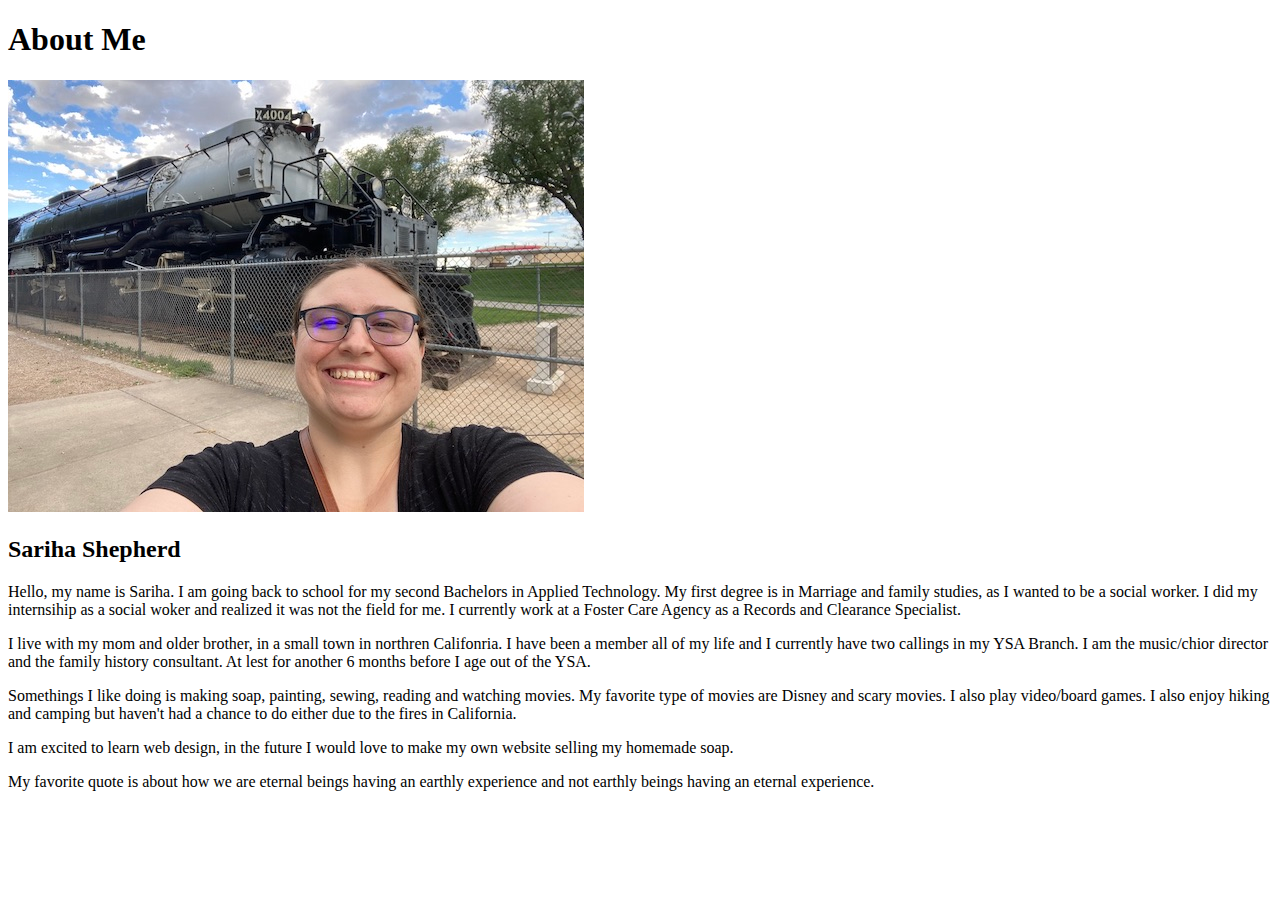
<file: aboutme/index.html>
<!DOCTYPE html>
<html lang="en">
    <head>
        <meta charset="UTF-8">
        <meta http-equiv="X-UA-Compatible" content="IE=edge">
        <meta name="viewport" content="width=device-width, initial-scale=1.0">
        <title>All About Me</title>
    </head>
    <body>
        <h1>About Me</h1>
        <img alt="Image of me?" src="images/photo of me.jpeg">
        <h2>Sariha Shepherd</h2>
        <p>Hello, my name is Sariha. I am going back to school for my second Bachelors in Applied Technology. My first degree is in Marriage and family studies, as I wanted to be a social worker.
            I did my internsihip as a social woker and realized it was not the field for me. I currently work at a Foster Care Agency as a Records and Clearance Specialist.  </p>
            <p>I live with my mom and older brother, in a small town in northren Califonria. I have been a member all of my life and I currently have two callings in my YSA Branch. I am the music/chior director and the family history consultant. 
                At lest for another 6 months before I age out of the YSA. </p>
                <p> Somethings I like doing is making soap, painting, sewing, reading and watching movies. My favorite type of movies are Disney and scary movies. 
                    I also play video/board games. I also enjoy hiking and camping but haven't had a chance to do either due to the fires in California. </p>
                    <p> I am excited to learn web design, in the future I would love to make my own website selling my homemade soap.</p>
                    <p>My favorite quote is about how we are eternal beings having an earthly experience and not earthly beings having an eternal experience. </p>
    </body>
</html>
</file>
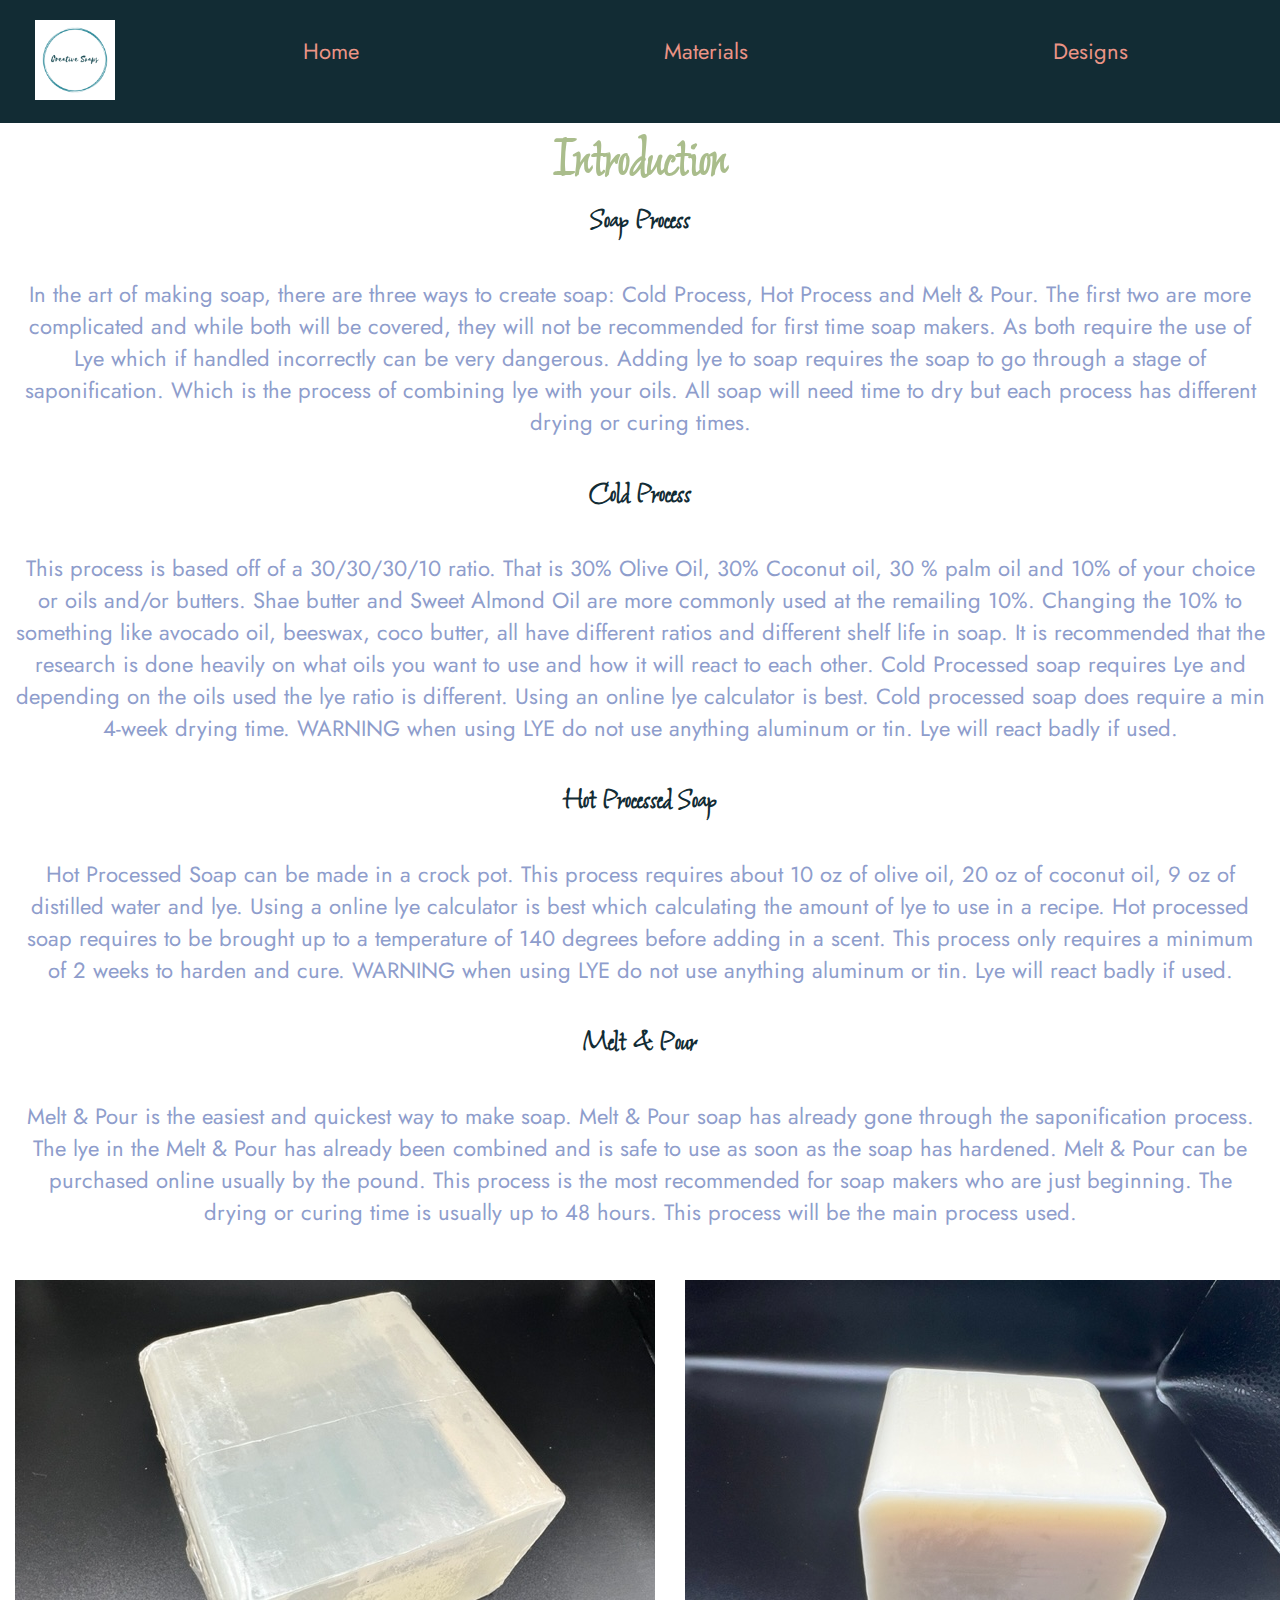
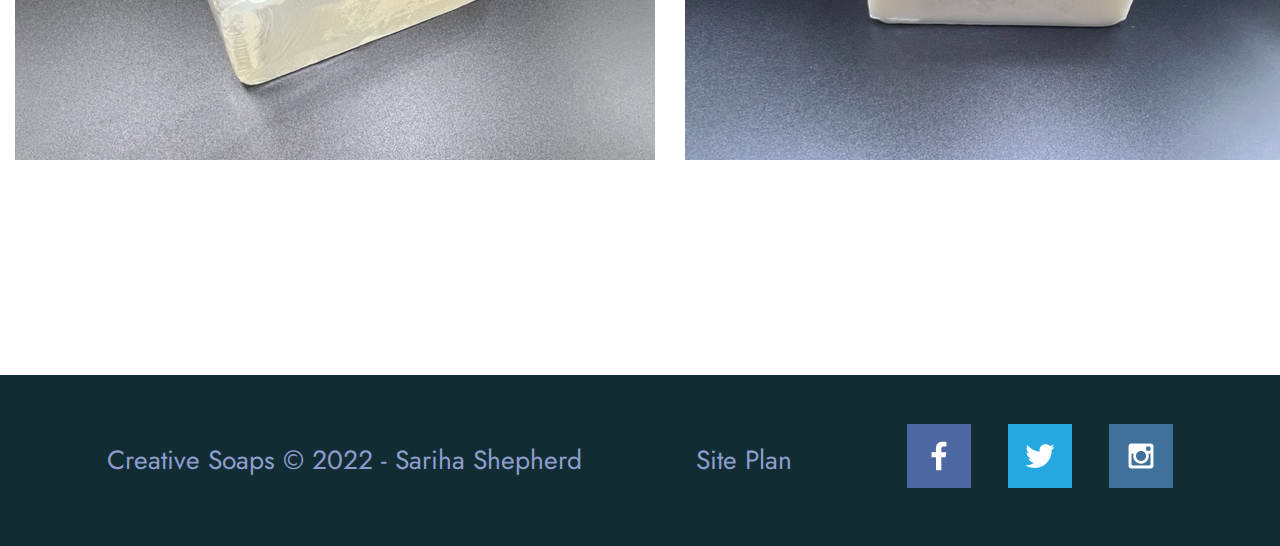
<file: s.shepherdsoapsite/index.html>
<!DOCTYPE html>
<html lang="en">

    <head>
    <meta charset="UTF-8">
    <meta http-equiv="X-UA-Compatible" content="IE=edge">
    <meta name="viewport" content="width=device-width, initial-scale=1.0">
    <title>Creative Soaps</title>
    <link rel="stylesheet" href="styles/styles.css">
    </head>

    <main class="home-grid">

<div id="content">

     <header>
        <a id="logo_link" href="index.html">
        <img class="logo" src="images/logo.png" alt="Creative Soap logo">
        </a>
        <nav>
            <a href="index.html">Home</a>
            <a href="materials.html">Materials</a>
            <a href="designs.html">Designs</a>
        </nav>
     </header>
     

     <div id='title-home'>
        <section id="home-title">
            <h1 class="home-title">Introduction</h1>
             </section>
        </div>
        <div id="soap-process">

        <h2 class="soap-titles"> Soap Process </h2>
        <p> In the art of making soap, there are three ways to create soap: 
            Cold Process, Hot Process and Melt & Pour. The first two are more complicated and 
            while both will be covered, they will not be recommended for first time soap makers. 
            As both require the use of Lye which if handled incorrectly can be very dangerous. 
            Adding lye to soap requires the soap to go through a stage of saponification. 
            Which is the process of combining lye with your oils.  
            All soap will need time to dry but each process has different drying or curing times.</p>
    
        <section class="cold-process">
        <h2 class="soap-title">Cold Process </h2>
        <p>
            This process is based off of a 30/30/30/10 ratio. That is 30% Olive Oil, 30% Coconut oil, 30 % palm oil and 
            10% of your choice or oils and/or butters. Shae butter and Sweet Almond Oil are more commonly used at the 
            remailing 10%. Changing the 10% to something like avocado oil, beeswax, coco butter, all have different ratios 
            and different shelf life in soap. It is recommended that the research is done heavily on what oils you want to 
            use and how it will react to each other. Cold Processed soap requires Lye and depending on the oils used the 
            lye ratio is different. Using an online lye calculator is best. Cold processed soap does require a min 4-week 
            drying time. WARNING when using LYE do not use anything aluminum or tin. Lye will react badly if used.  
        </p>
    </section>

    <section class="hot-process">
        <h2 class="soap-title"> Hot Processed Soap</h2>
        <p>
            Hot Processed Soap can be made in a crock pot. This process requires about 10 oz of olive oil, 
            20 oz of coconut oil, 9 oz of distilled water and lye. Using a online lye calculator is best which 
            calculating the amount of lye to use in a recipe. Hot processed soap requires to be brought up to a 
            temperature of 140 degrees before adding in a scent. This process only requires a minimum of 2 weeks to 
            harden and cure. WARNING when using LYE do not use anything aluminum or tin. Lye will react badly if used.
        </p>
    </section>

    <section class="melt-pour">
        <h2 class="soap-title">Melt & Pour </h2>
        <p>
            Melt & Pour is the easiest and quickest way to make soap. 
            Melt & Pour soap has already gone through the saponification process. 
            The lye in the Melt & Pour has already been combined and is safe to use as soon as the soap has hardened.
             Melt & Pour can be purchased online usually by the pound. This process is the most recommended for 
             soap makers who are just beginning. The drying or curing time is usually up to 48 hours.  
             This process will be the main process used. 
        </p>
    </section>
        </div>
 
     <div class="soap-base">
        <img class="soap-base-clear" src="images/clear_base.png" alt="Clear Soap Base">
 
   
        <img class="goat-milk-base" src="images/goat_milk.png" alt="'Goat Milk Soap Base">

        </div>

    
    
    <footer>
        <p>Creative Soaps &copy; 2022 - Sariha Shepherd</p>
        <p><a href="site-plan.html">Site Plan</a></p>
        <div class="social">
            <a href="https://facebook.com" target="_blank">
                <img src="images/facebook.png" alt="fb icon">
            </a>
            <a href="https://twitter.com" target="_blank">
                <img src="images/twitter.png" alt="twitter icon">
            </a>
            <a href="https://instagram.com" target="_blank">
                <img src="images/instagram.png" alt="instagram icon">
            </a>
        </div> 
    </footer>
</div>
</main>
</body>

</html>
</file>
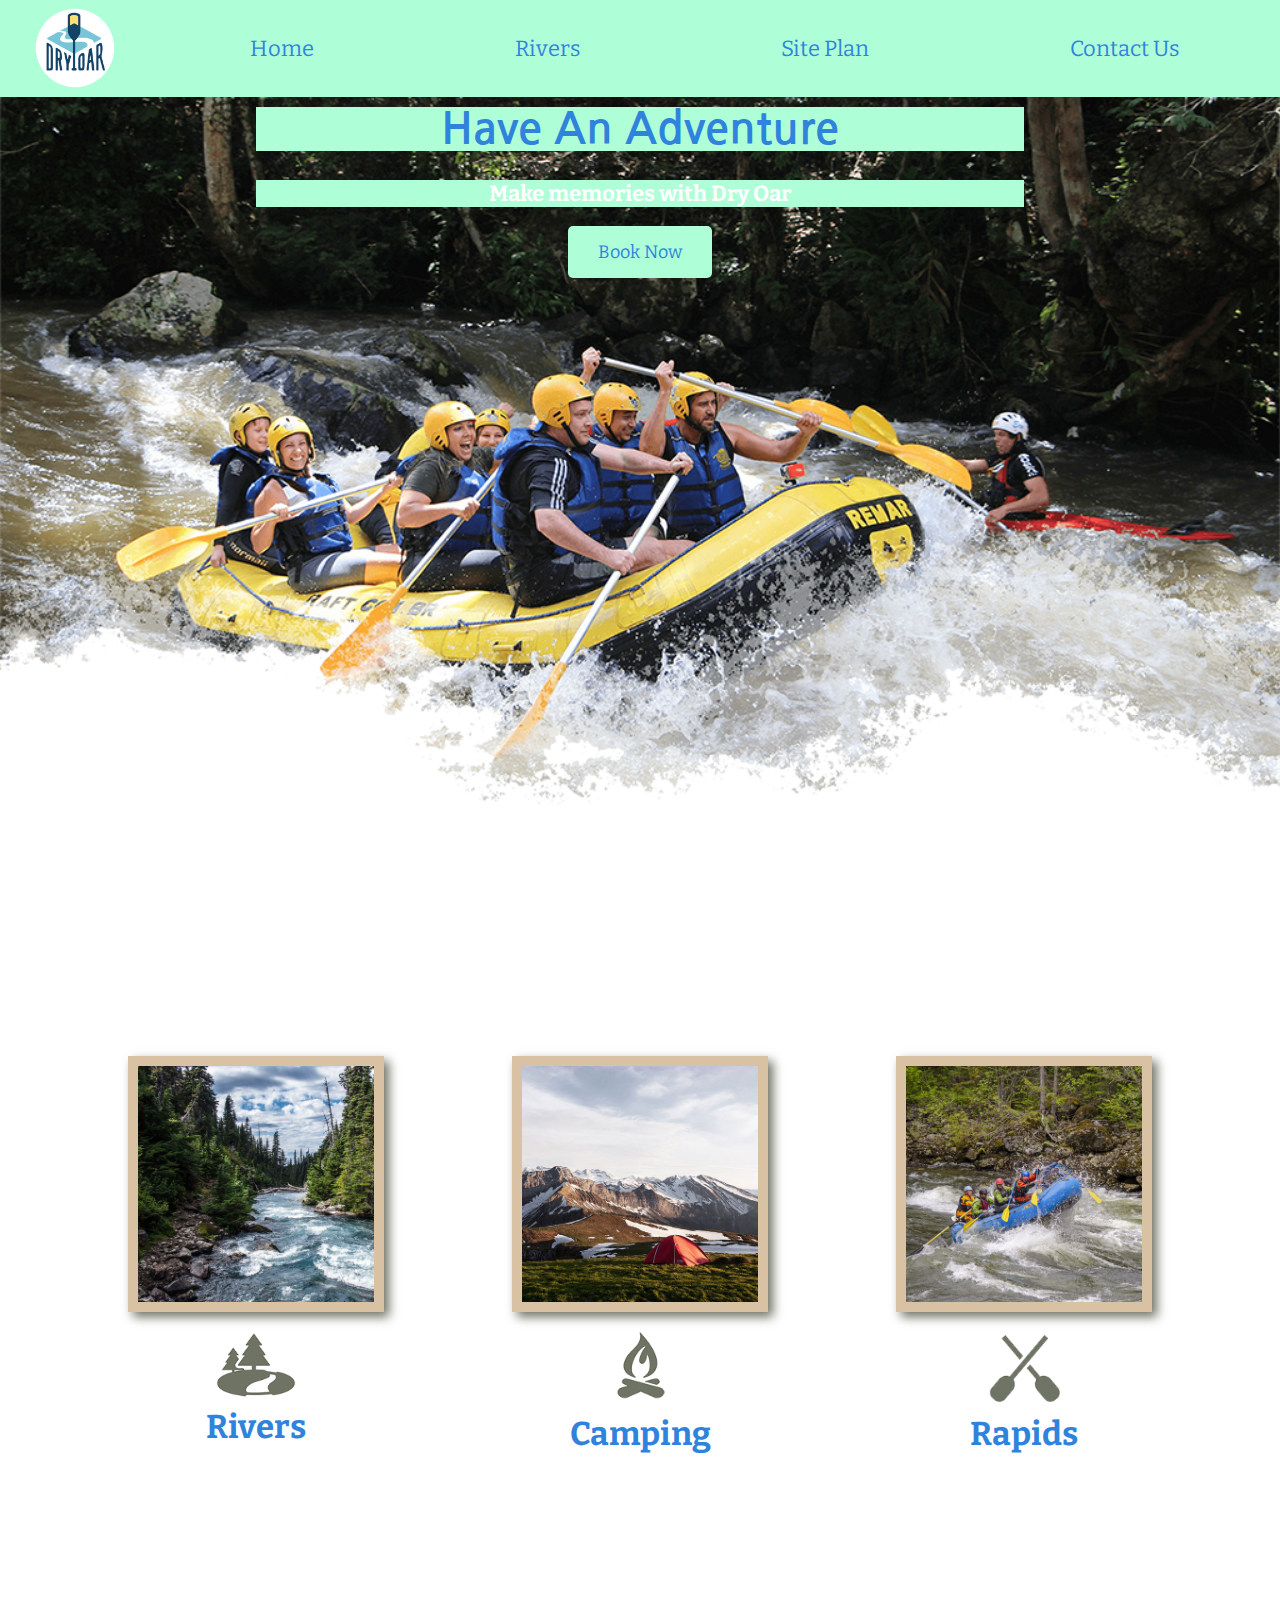
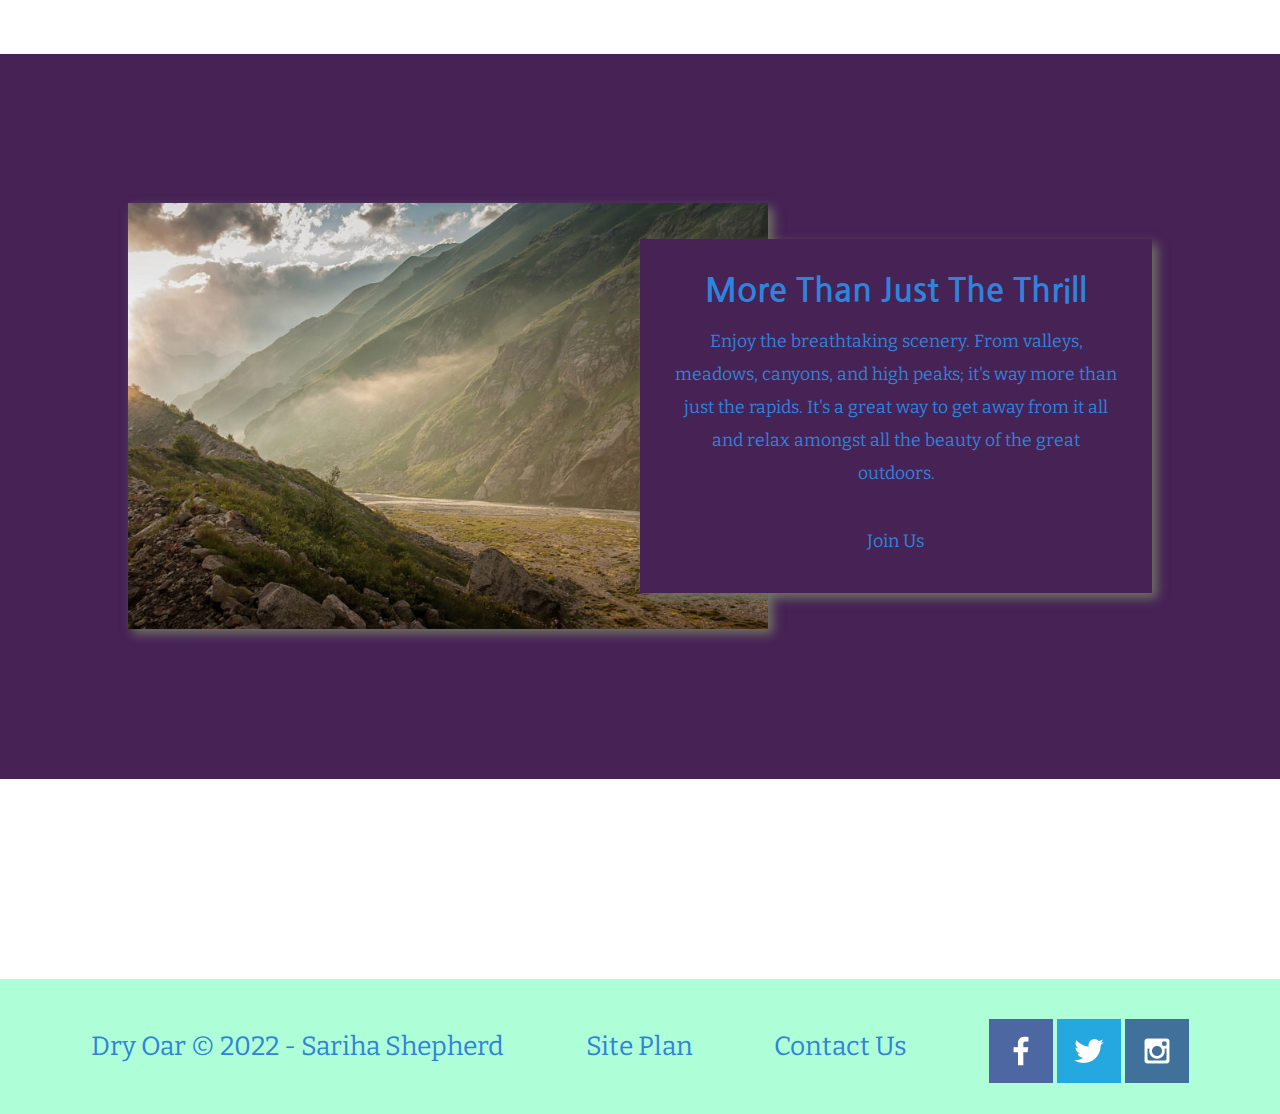
<file: wwr/index.html>
<!DOCTYPE html>
<html lang="en">
<head>
    <meta charset="UTF-8">
    <meta http-equiv="X-UA-Compatible" content="IE=edge">
    <meta name="viewport" content="width=device-width, initial-scale=1.0">
    <title>"Whitewater Rafting Vacations | Dry Oar Boating | Home"</title>
    <link rel="stylesheet" href="styles/style.css">
</head>
    <body>
        <div id="content">
    <header>
        <a id="logo_link" href="index.html">
        <img class="logo" src="images/logo.png" alt="Dry Oar Logo">
        </a>
        <nav>
            <a href="index.html">Home</a>
            <a href="rivers.html">Rivers</a>
            <a href="site-plan-rafting.html">Site Plan</a>
            <a href="contactus.html">Contact Us</a>
        </nav>
    </header>
    <div id="hero">
        <div id="hero-box">
            <img id="hero-img" src="images/hero.png" alt="People enjoying rafting">
        </div>
        <section id="hero-msg">
            <h1 class="home-title">Have An Adventure</h1>
            <h4>Make memories with Dry Oar </h4>
            <div class='button-box'>
                <a class='book' href="contactus.html">Book Now</a>
            </div>
        </section>
        
    </div>
<main class="home-grid">
    <section class="rivers-card">
        <img class="card-img" src="images/rivers.jpg" alt="river in forest">
        <img class="icon" src="images/river_icon.png" alt="river icon">
        <h2>Rivers</h2>
    </section>
    <section class="camping-card">
        <img class="card-img" src="images/camping.jpg" alt="tent in mountains">
        <img class="icon" src="images/fire_icon.png" alt="fire icon">
        <h2>Camping</h2>
    </section>
    <section class="rapids-card">
        <img class="card-img" src="images/rapids.jpg" alt="rafting boat">
        <img class="icon" src="images/oars.png" alt="oars icon">
        <h2>Rapids</h2>
    </section>
    <div id="background"></div>
    <img class="mountains" src="images/mountains.jpg" alt="Misty mountains">
    <section class="msg">
        <h2>More Than Just The Thrill</h2>
        <p>Enjoy the breathtaking scenery. From valleys, meadows, canyons, and high peaks; it's way more than just the rapids. It's a great way to get away from it all and relax amongst all the beauty of the great outdoors. </p>
        <a class='join' href="rivers.html">Join Us</a>
    </section>
</main>
    <footer>
        <p>Dry Oar &copy; 2022 - Sariha Shepherd</p>
        <p><a href="site-plan-rafting.html">Site Plan</a></p>
        <p><a href="contactus.html">Contact Us</a></p>
        <div class="social">
            <a href="https://facebook.com" target="_blank">
                <img src="images/facebook.png" alt="fb icon">
            </a>
            <a href="https://twitter.com" target="_blank">
                <img src="images/twitter.png" alt="twitter icon">
            </a>
            <a href="https://instagram.com" target="_blank">
                <img src="images/instagram.png" alt="instagram icon">
            </a>
        </div>
    </footer>

</div>  
</body>
</html>
</file>
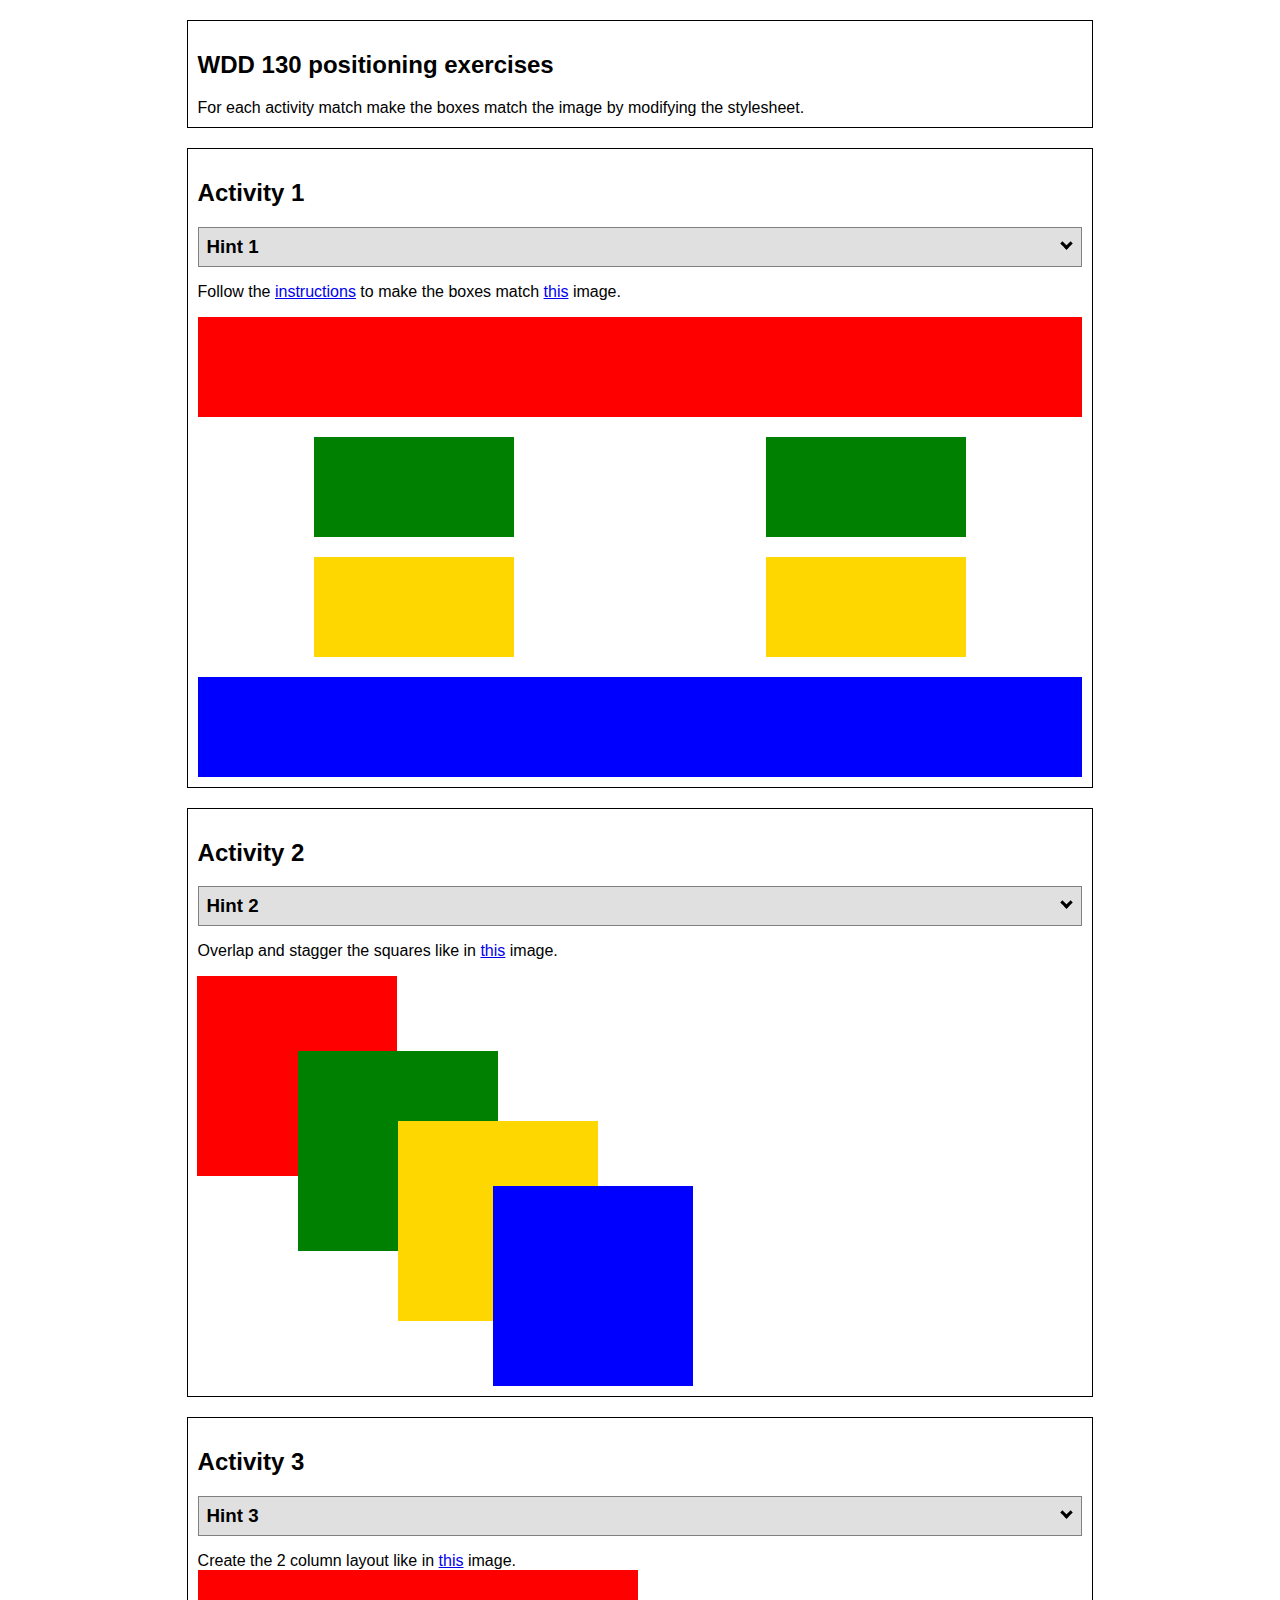
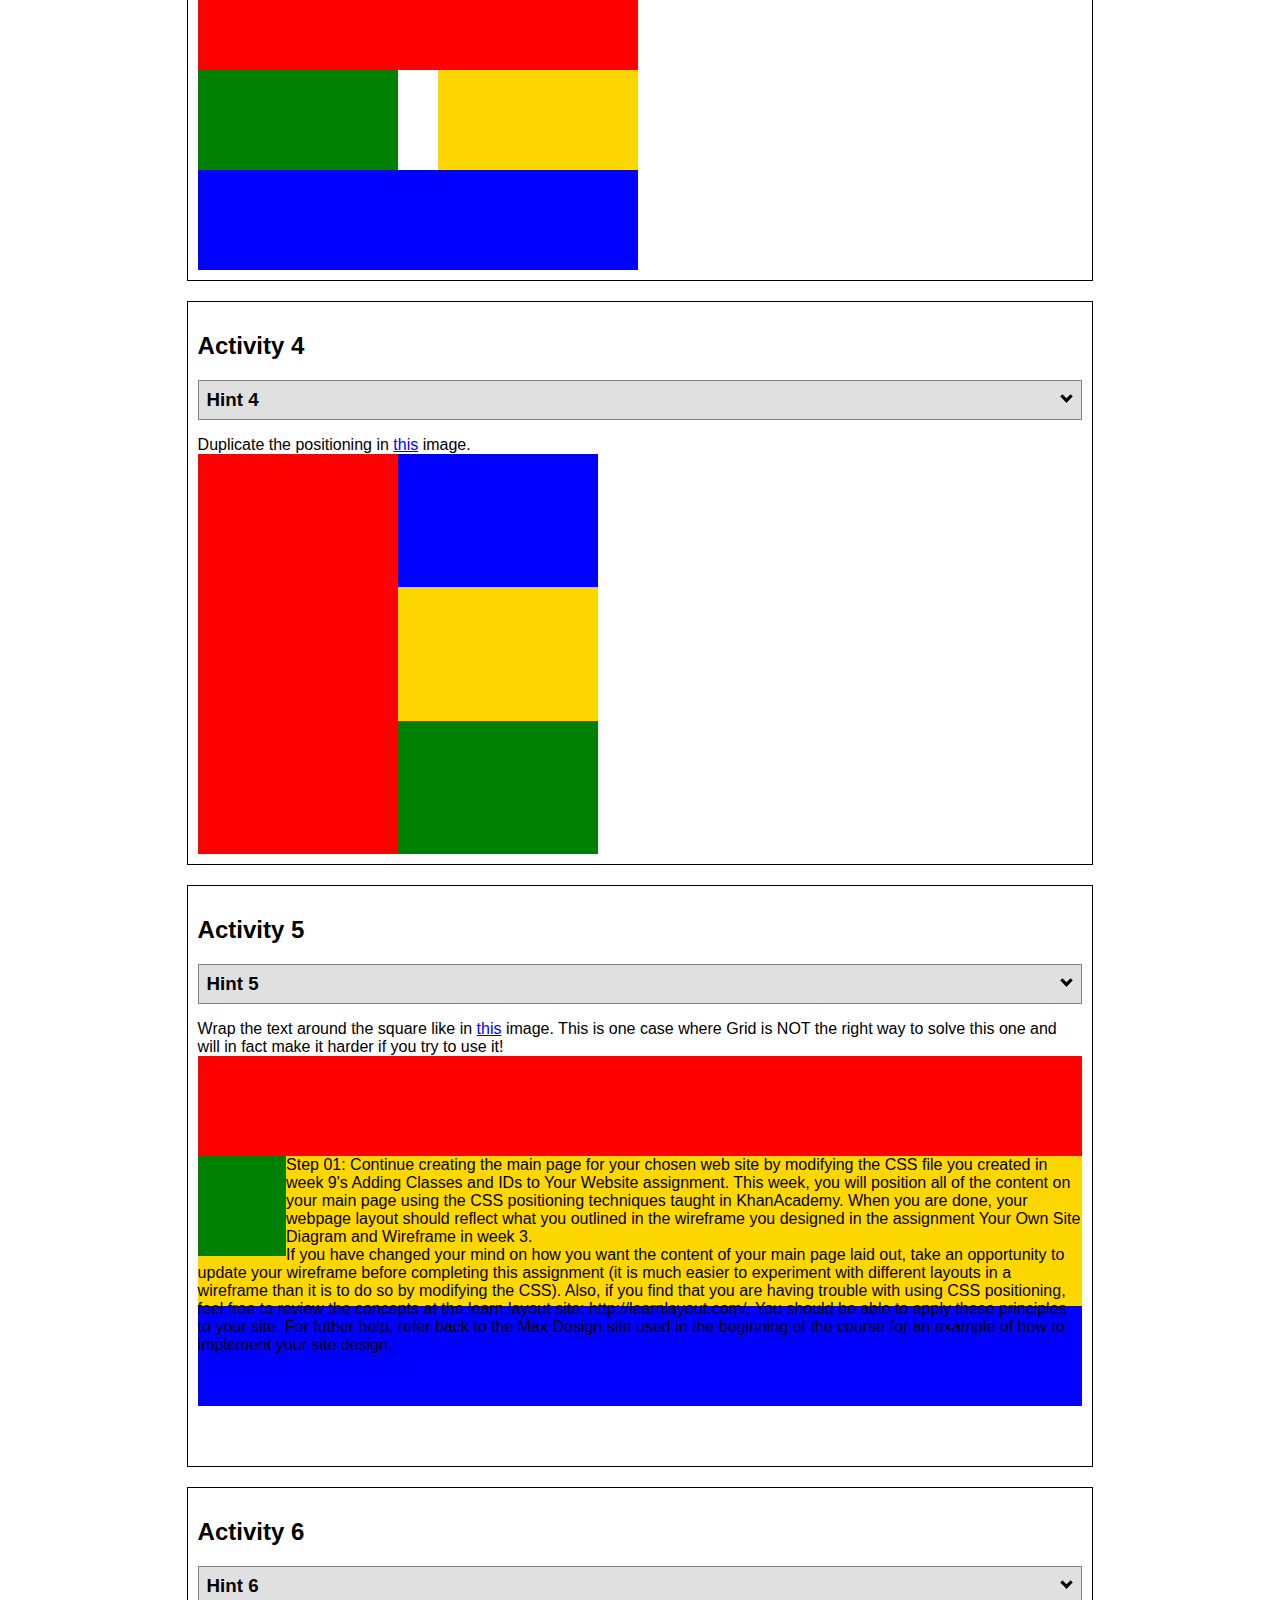
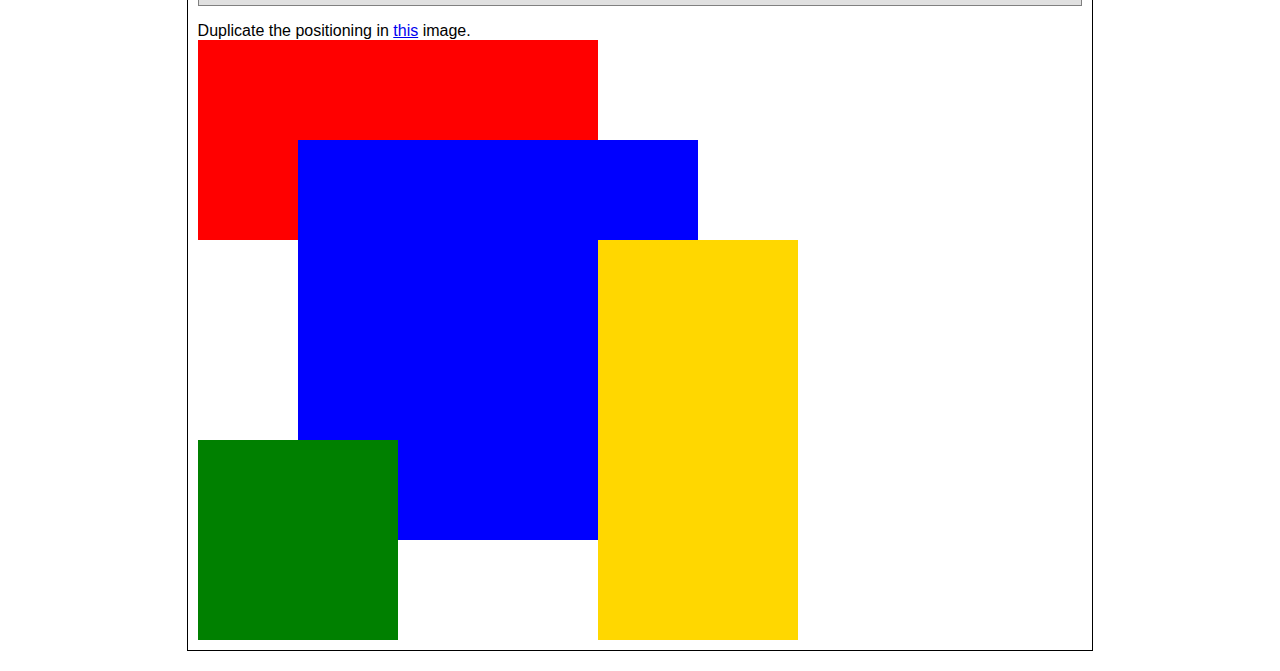
<file: positioning.html>
<!DOCTYPE html>
<html lang="en">
  <head>
    <!-- HTML - Name: positioning.html -->
    <title>Positioning Activity</title>
    <link rel="stylesheet" type="text/css" href="positionstyles.css" />
  </head>
  <body>
    <div class="activity">
      <h2>WDD 130 positioning exercises</h2>
      For each activity match make the boxes match the image by modifying the stylesheet.</div>
    <div class="activity">
      <h2>Activity 1</h2>
      <section class="hint"><input type="checkbox" ><i></i> <h3>Hint 1</h3><div><p>Check out the <a href="https://byui-wdd.github.io/wdd130/activities/w06-css-positioning.html" target="_blank">activity instructions</a> in Ilearn!</p></div></section>
      <p>Follow the <a href="https://byui-wdd.github.io/wdd130/activities/w06-css-positioning.html" target="_blank">instructions</a> to make the boxes match  <a href="https://byui-wdd.github.io/wdd130/images/example1.png" target="_blank">this</a> image.</p>
      <div class="content1" >
        <div class="red1" ></div>
        <div class="green1" ></div>
        <div class="green1" ></div>
        <div class="yellow1"></div>
        <div class="yellow1"></div>
        <div class="blue1"></div>
      </div>
    </div>
    <div class="activity">
      <h2>Activity 2</h2>
      <section class="hint"><input type="checkbox" > <h3>Hint 2</h3><i></i><div><p>Remember that the best way to shift elements around slightly on the page is with Margins.  You could also use Grid.  Either would work for this. If you choose margin, you can use a <em>negative</em> margin. (ie margin-top: -20px;)</p><h4>Properties used:</h4><ul><li>margin-top, margin-left</li><li>...or...</li><li>grid-template-columns: 50px 50px 50px 50px 50px </li></ul></div></section>
      <p>Overlap and stagger the squares like in <a href="https://byui-wdd.github.io/wdd130/images/example2.png" target="_blank">this</a> image.</p>
      <div class="content2" >
        <div class="red2" ></div>
        <div class="green2" ></div>
        <div class="yellow2"></div>
        <div class="blue2"></div>
      </div>
    </div>
    <div class="activity">
      <h2>Activity 3</h2>
      <section class="hint"><input type="checkbox" > <h3>Hint 3</h3><i></i><div><p>This one is going to be best solved with CSS Grid. Remember to make the boxes the right width first...then start moving them around. </p><h4>Properties used:</h4><ul><li>display:grid;</li><li>grid-template-columns:</li><li>grid-column-gap:</li>
        <li>grid-column:</li>  </ul></div></section>
      Create the 2 column layout like in <a href="https://byui-wdd.github.io/wdd130/images/example3.png" target="_blank">this</a>  image.
      <div class="content3" >
        <div class="red3" ></div>
        <div class="green3" ></div>
        <div class="yellow3"></div>
        <div class="blue3"></div>
      </div>
    </div>
    <div class="activity">
      <h2>Activity 4</h2>
      <section class="hint"><input type="checkbox" > <h3>Hint 4</h3><i></i><div><p>For the others we have been primarily concerned with width. For this one you will need to adjust height as well. </p><h4>Properties used:</h4><ul><li>display:grid;</li><li>grid-template-columns:</li><li>grid-row:</li></ul></div></section>
      Duplicate the positioning in <a href="https://byui-wdd.github.io/wdd130/images/example4.png" target="_blank">this</a> image. 
      <div class="content4" >
        <div class="red4" ></div>
        <div class="green4" ></div>
        <div class="yellow4"></div>
        <div class="blue4"></div>
      </div>
    </div>

    <div class="activity">
      <h2>Activity 5</h2>
      <section class="hint"><input type="checkbox" > <h3>Hint 5</h3><i></i><div><p>Grid is <strong>not</strong> the right way to do this.  In fact there is only one way to really do that...and that is with float. Remember that we float the thing we want the text to wrap around.  Also remember to start by making all the shapes the right size and shape.</p><h4>Properties used:</h4><ul><li>float: left;</li></ul></div></section>
      Wrap the text around the square like in <a href="https://byui-wdd.github.io/wdd130/images/example5.png" target="_blank">this</a> image. This is one case where Grid is NOT the right way to solve this one and will in fact make it harder if you try to use it!
      <div class="content5" >
        <div class="red5" ></div>
        <div class="green5" ></div>
        <div class="yellow5">Step 01: Continue creating the main page for your chosen web site by modifying the CSS file you created in week 9's Adding Classes and IDs to Your Website assignment. This week, you will position all of the content on your main page using the CSS positioning techniques taught in KhanAcademy. When you are done, your webpage layout should reflect what you outlined in the wireframe you designed in the assignment Your Own Site Diagram and Wireframe in week 3. <br />
          If you have changed your mind on how you want the content of your main page laid out, take an opportunity to update your wireframe before completing this assignment (it is much easier to experiment with different layouts in a wireframe than it is to do so by modifying the CSS). Also, if you find that you are having trouble with using CSS positioning, feel free to review the concepts at the learn layout site: http://learnlayout.com/. You should be able to apply these principles to your site. For futher help, refer back to the Max Design site used in the beginning of the course for an example of how to implement your site design.</div>
        <div class="blue5"></div>
      </div>
    </div>
    <div class="activity">
      <h2>Activity 6</h2>
      <section class="hint"><input type="checkbox" > <h3>Hint 6</h3><i></i><div><p>This one is all about visualizing the grid behind the layout. If you are having a hard time doing that first: all the sizes are even multiples of 100, and second here is another example with the lines drawn: <a href="https://byui-wdd.github.io/wdd130/images/example6-hint.png" target="_blank">example 6 with lines</a>. For this one you will find it easiest if you use px for the column width. You can also use <kbd>z-index</kbd> to control the element layering.    </p><h4>Properties used:</h4><ul><li>display:grid;</li><li>grid-template-columns:</li><li>grid-column:</li><li>grid-row:</li><li><a href="https://www.w3schools.com/cssref/pr_pos_z-index.asp" target="_blank">z-index:</a></li></ul></div></section>
      Duplicate the positioning in <a href="https://byui-wdd.github.io/wdd130/images/example6.png" target="_blank">this</a> image.
      <div class="content6" >
        <div class="red6" ></div>
        <div class="green6" ></div>
        <div class="yellow6"></div>
        <div class="blue6"></div>
      </div>
    </div>
  </body>
</html>
</file>
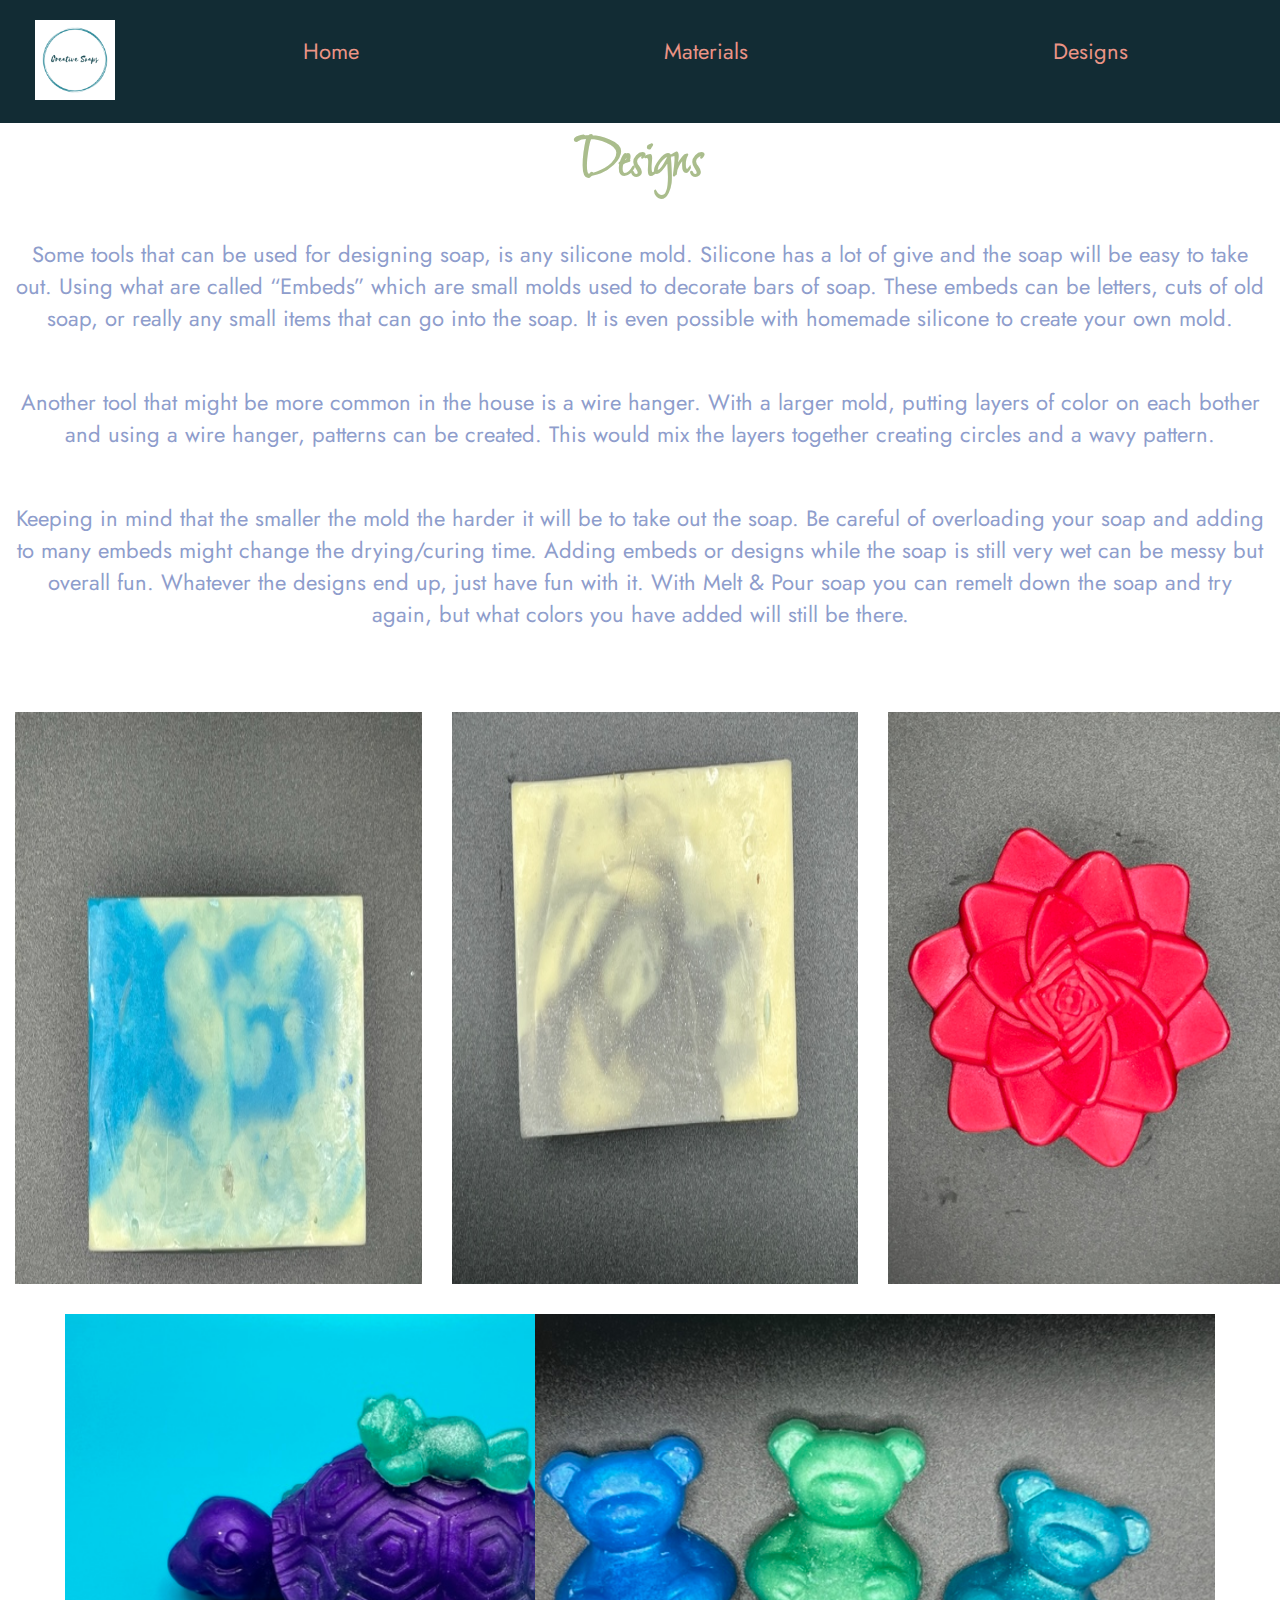
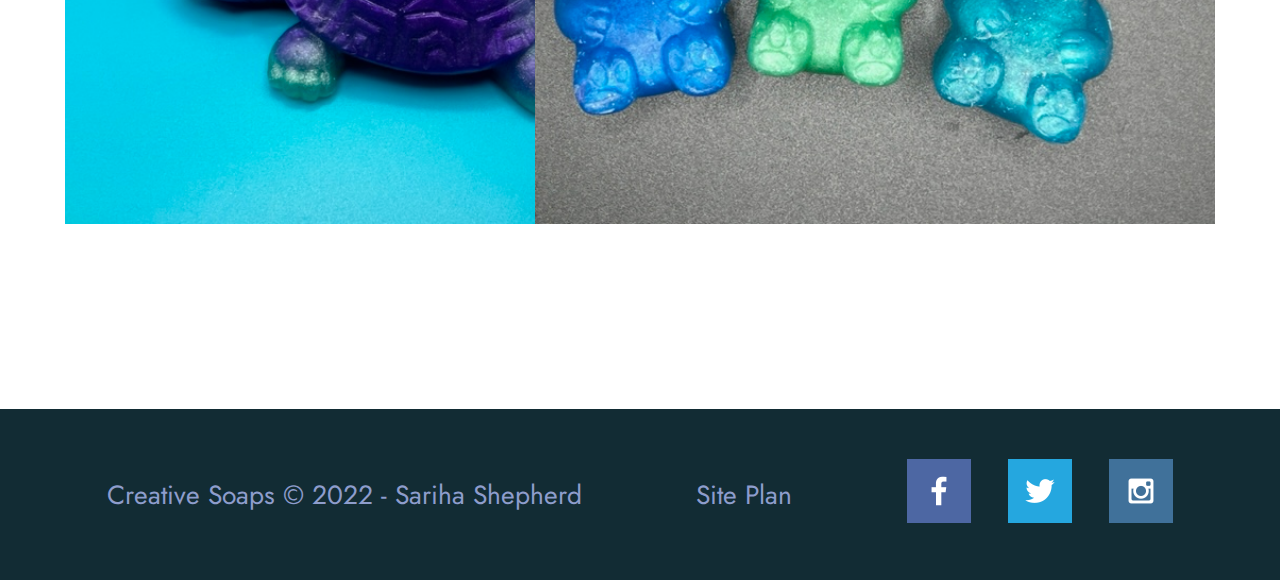
<file: s.shepherdsoapsite/designs.html>
<!DOCTYPE html>
<html lang="en">

    <head>
    <meta charset="UTF-8">
    <meta http-equiv="X-UA-Compatible" content="IE=edge">
    <meta name="viewport" content="width=device-width, initial-scale=1.0">
    <title>Creative Soaps</title>
    <link rel="stylesheet" href="styles/styles.css">
    </head>

    <body>
<div id="content">

     <header>
        <a id="logo_link" href="index.html">
        <img class="logo" src="images/logo.png" alt="Creative Soap logo">
        </a>
        <nav>
            <a href="index.html">Home</a>
            <a href="materials.html">Materials</a>
            <a href="designs.html">Designs</a>
        </nav>
     </header>
     

     <div id='title-materials'>
        <section id="home-designs">
            <h1 class="home-title">Designs</h1>
        </section>
        <div id="designs-layout"> 
            <div id ='design-statement'>

                <p>
                Some tools that can be used for designing soap, is any silicone mold. 
                Silicone has a lot of give and the soap will be easy to take out. 
                Using what are called “Embeds” which are small molds used to decorate bars of soap. 
                These embeds can be letters, cuts of old soap, or really any small items that can go into the soap. 
                It is even possible with homemade silicone to create your own mold.
                </p>

                <p>
                    Another tool that might be more common in the house is a wire hanger. 
                    With a larger mold, putting layers of color on each bother and using a wire hanger, 
                    patterns can be created. This would mix the layers together creating circles and a wavy pattern. 
                </p>

                <p>
                    Keeping in mind that the smaller the mold the harder it will be to take out the soap.  
                    Be careful of overloading your soap and adding to many embeds might change the drying/curing time. 
                    Adding embeds or designs while the soap is still very wet can be messy but overall fun. 
                    Whatever the designs end up, just have fun with it. With Melt & Pour soap you can remelt down the 
                    soap and try again, but what colors you have added will still be there. 
                 </p>
        </div>


            <img class="soap-design-1" src="images/design_1.png" alt="Soap design_1">
     
            <img class="soap-design-2" src="images/design_2.png" alt="soap design_2">

            <img class="soap-design-3" src="images/design_3.png" alt="soap design_3">

            <img class="soap-design-4" src="images/design_4.png" alt="soap design_4">

            <img class="soap-design-5" src="images/design_5.png" alt="soap design_5">


     </div>

      
    <footer>
        <p>Creative Soaps &copy; 2022 - Sariha Shepherd</p>
        <p><a href="site-plan.html">Site Plan</a></p>
        <div class="social">
            <a href="https://facebook.com" target="_blank">
                <img src="images/facebook.png" alt="fb icon">
            </a>
            <a href="https://twitter.com" target="_blank">
                <img src="images/twitter.png" alt="twitter icon">
            </a>
            <a href="https://instagram.com" target="_blank">
                <img src="images/instagram.png" alt="instagram icon">
            </a>
        </div> 
    </footer>
    </div>
</div>
</body>
</html>
</file>
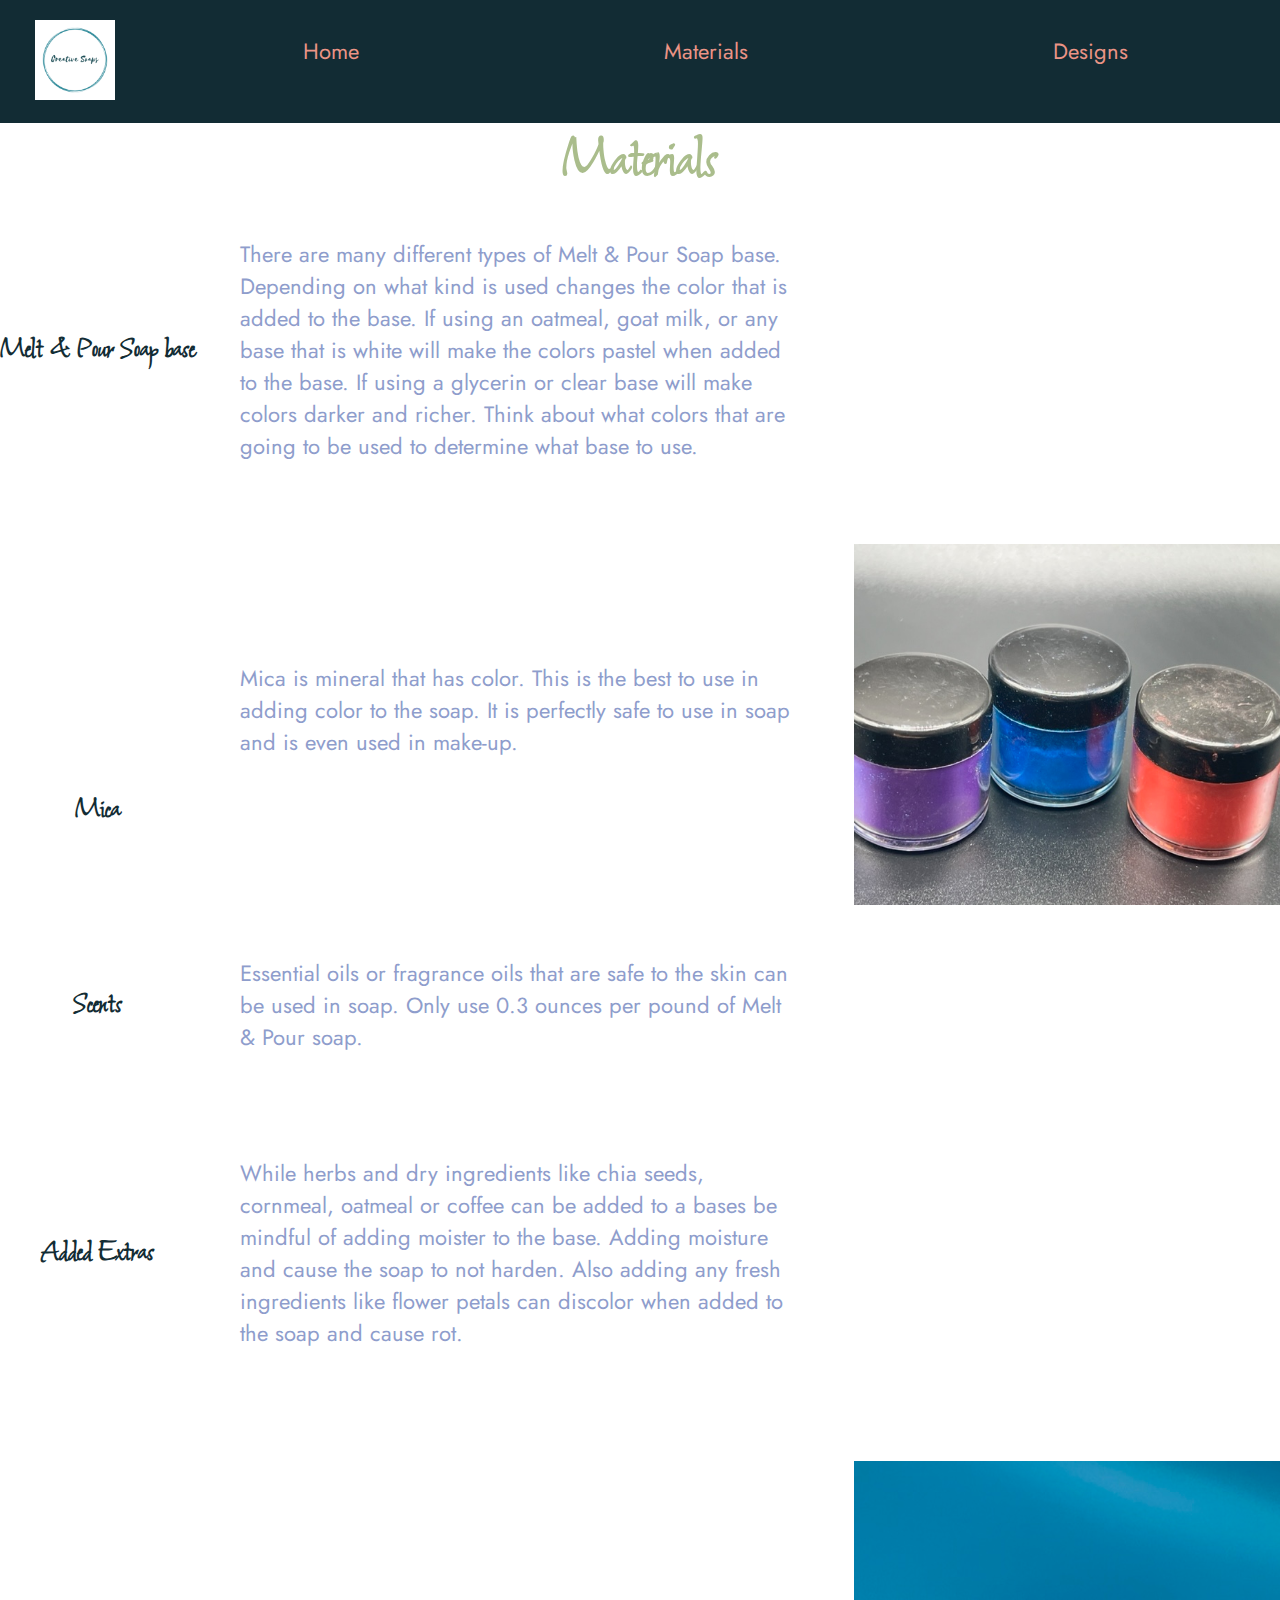
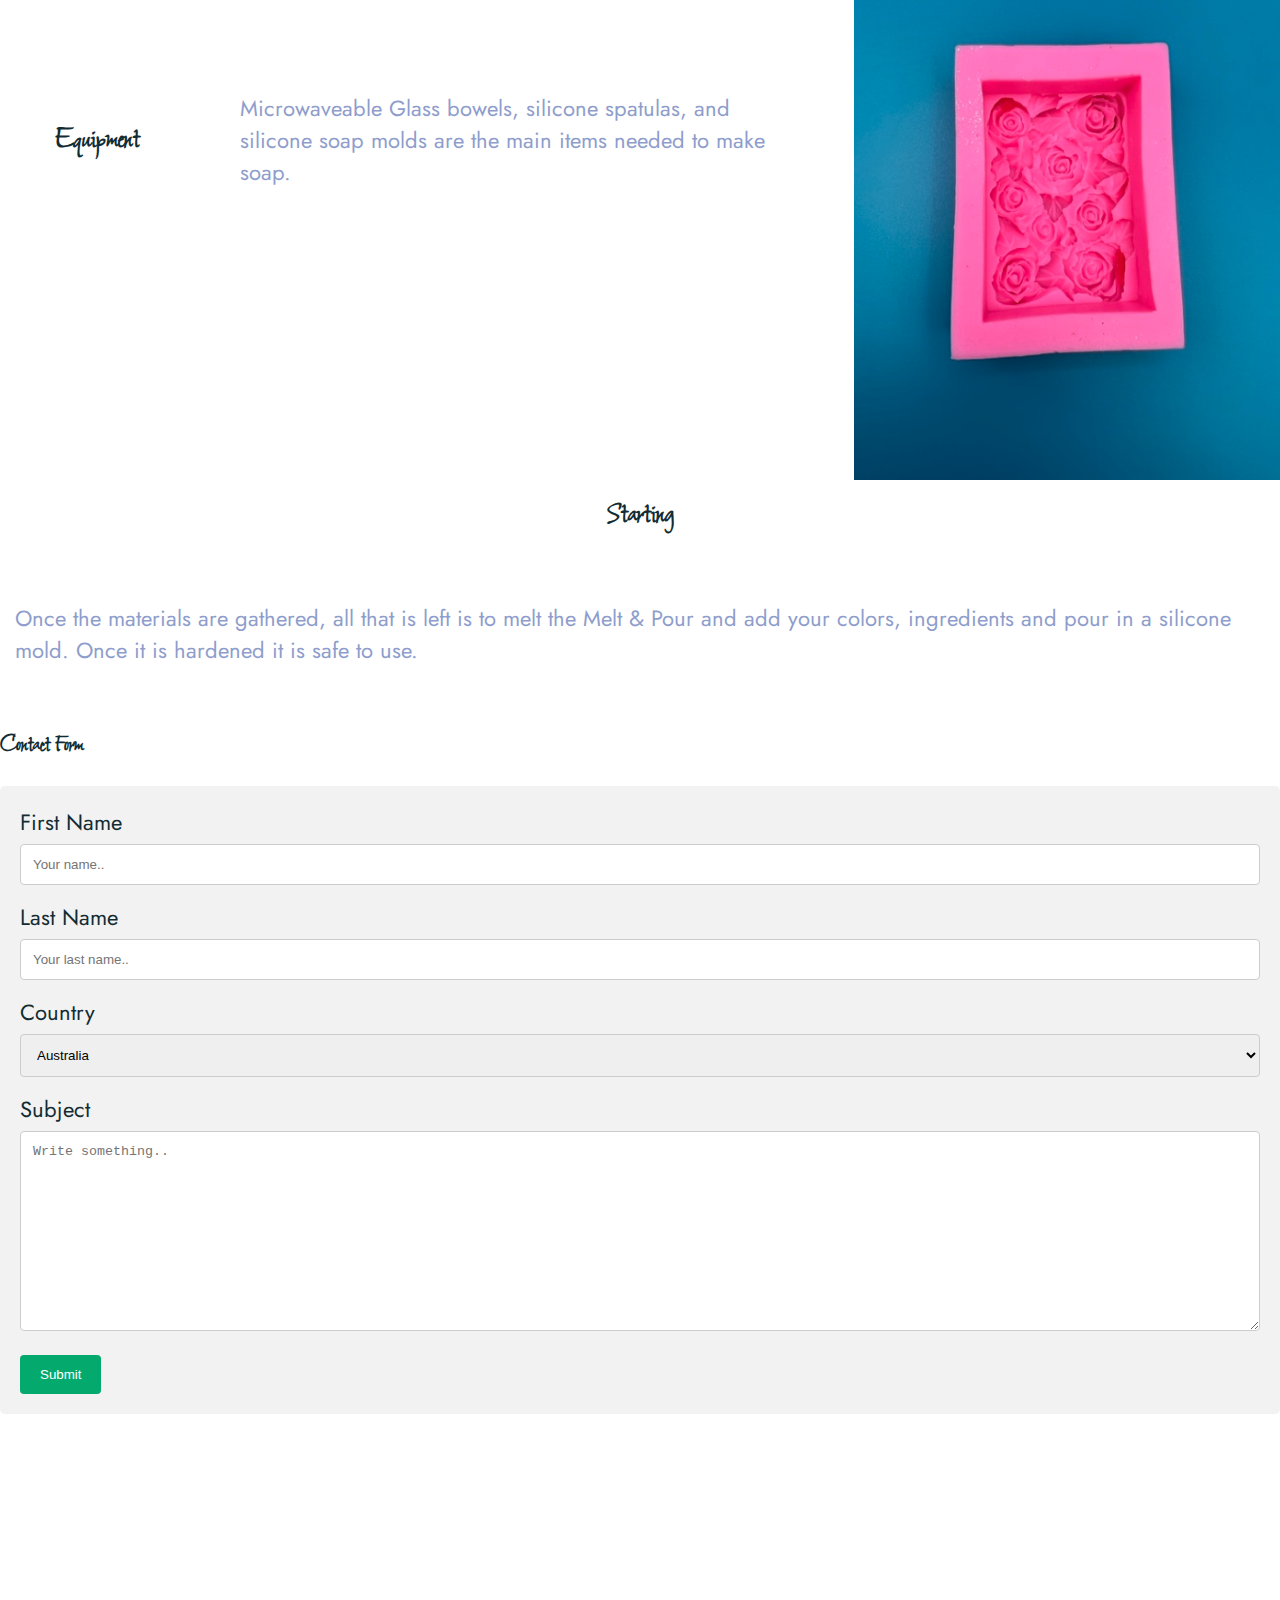
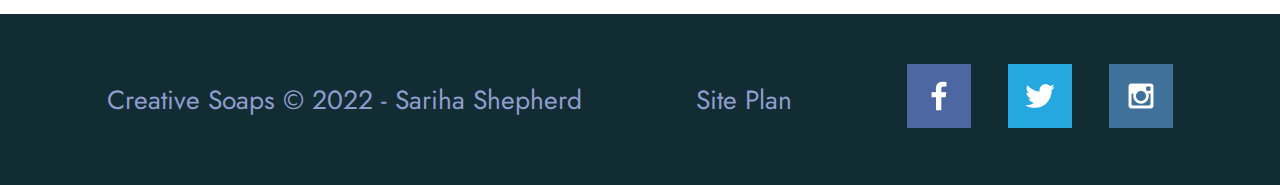
<file: s.shepherdsoapsite/materials.html>
<!DOCTYPE html>
<html lang="en">

    <head>
    <meta charset="UTF-8">
    <meta http-equiv="X-UA-Compatible" content="IE=edge">
    <meta name="viewport" content="width=device-width, initial-scale=1.0">
    <title>Creative Soaps</title>
    <link rel="stylesheet" href="styles/styles.css">
    </head>

    <body>
<div id="content">

     <header>
        <a id="logo_link" href="index.html">
        <img class="logo" src="images/logo.png" alt="Creative Soap logo">
        </a>
        <nav>
            <a href="index.html">Home</a>
            <a href="materials.html">Materials</a>
            <a href="designs.html">Designs</a>
        </nav>
     </header>
     

     <div id='title-materials'>
        <section id="home-materials">
            <h1 class="home-title">Materials</h1>
             </section>

        <div id="home-grid">
            <h2 class="title-melt"> Melt & Pour Soap base</h2>

            <div id="melt-p">
            <p>There are many different types of Melt & Pour Soap base. 
            Depending on what kind is used changes the color that is added to the base.
             If using an oatmeal, goat milk, or any base that is white will make the colors pastel when 
             added to the base. If using a glycerin or clear base will make colors darker and richer. 
             Think about what colors that are going to be used to determine what base to use. 
            </p>
            </div>

            <h2 class="title-mica">Mica</h2>

            <div id="mica-p">
            <p>Mica is mineral that has color. This is the best to use in adding color to the soap. 
            It is perfectly safe to use in soap and is even used in make-up. 
            </p>
            </div>
            <img class="mica" src="images/mica.png" alt="mica">
            

            <h2 class="title-scents">Scents</h2>
            <div id="scents">
            <p>Essential oils or fragrance oils that are safe to the skin can be used in soap. 
             Only use 0.3 ounces per pound of Melt & Pour soap. 
            </p>
            </div>

            <h2 class="title-added">Added Extras</h2>

            <div id="extras-p">
         <p>While herbs and dry ingredients like chia seeds, cornmeal, oatmeal or coffee can be added to a 
         bases be mindful of adding moister to the base. Adding moisture and cause the soap to not harden. 
            Also adding any fresh ingredients like flower petals can discolor when added to the soap and cause rot. 
             </p>
            </div>

        <h2 class="title-equp">Equipment</h2>

            <div id="equp-p">
        <p>Microwaveable Glass bowels, silicone spatulas, and silicone soap molds are the main items needed to make soap. 
        </p>
            </div>
            <img class="mold" src="images/mold_1.png" alt="silicone mold">

        <h2 class="title-start">Starting</h2>

            <div id="starting-p">
        <p>Once the materials are gathered, all that is left is to melt the Melt & Pour and add your colors, 
        ingredients and pour in a silicone mold. Once it is hardened it is safe to use. 
        </p>
            </div>

      
    </div>
    <h3>Contact Form</h3>

    <div class="container">
      <form action="/action_page.php">
        <label for="fname">First Name</label>
        <input type="text" id="fname" name="firstname" placeholder="Your name..">
    
        <label for="lname">Last Name</label>
        <input type="text" id="lname" name="lastname" placeholder="Your last name..">
    
        <label for="country">Country</label>
        <select id="country" name="country">
          <option value="australia">Australia</option>
          <option value="canada">Canada</option>
          <option value="usa">USA</option>
        </select>
    
        <label for="subject">Subject</label>
        <textarea id="subject" name="subject" placeholder="Write something.." style="height:200px"></textarea>
    
        <input type="submit" value="Submit">
      </form>
    </div>
      
    <footer>
        <p>Creative Soaps &copy; 2022 - Sariha Shepherd</p>
        <p><a href="site-plan.html">Site Plan</a></p>
        <div class="social">
            <a href="https://facebook.com" target="_blank">
                <img src="images/facebook.png" alt="fb icon">
            </a>
            <a href="https://twitter.com" target="_blank">
                <img src="images/twitter.png" alt="twitter icon">
            </a>
            <a href="https://instagram.com" target="_blank">
                <img src="images/instagram.png" alt="instagram icon">
            </a>
        </div> 
    </footer>
</div>
</div>
</body>
</html>
</file>
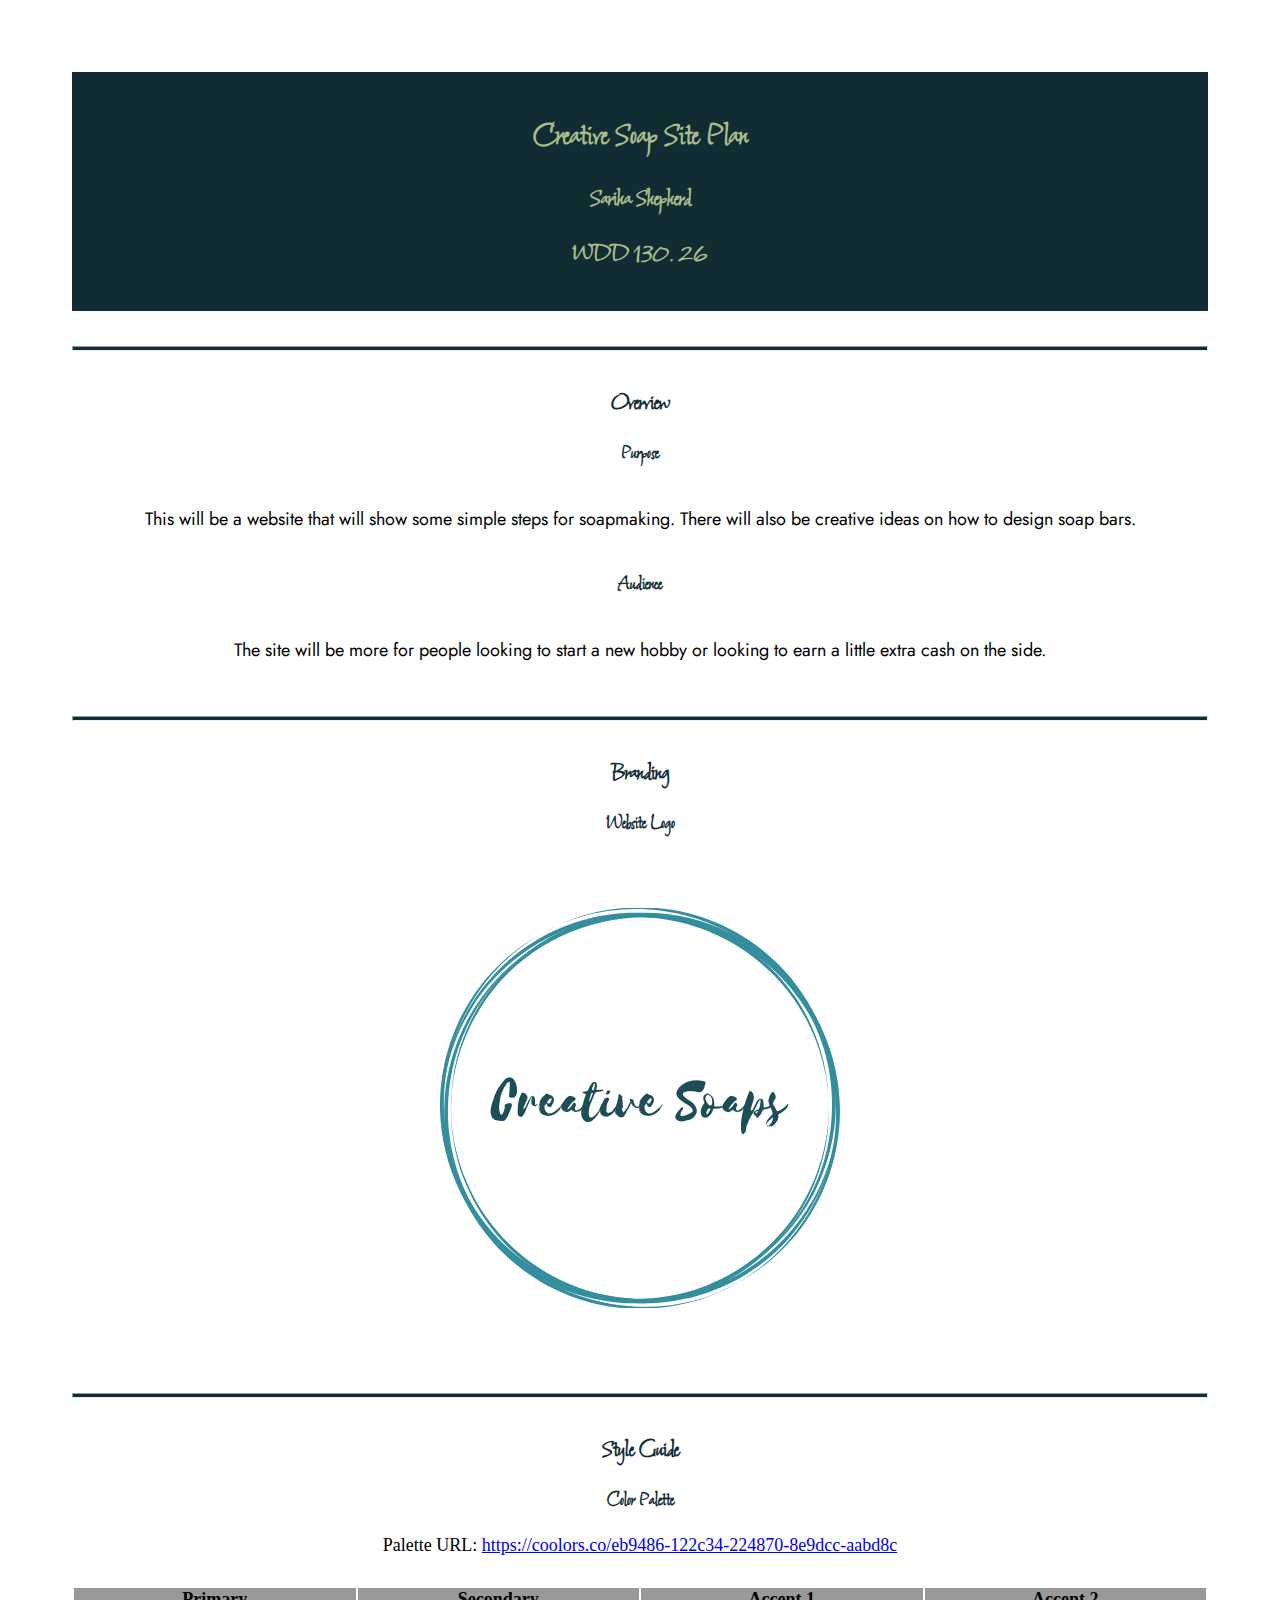
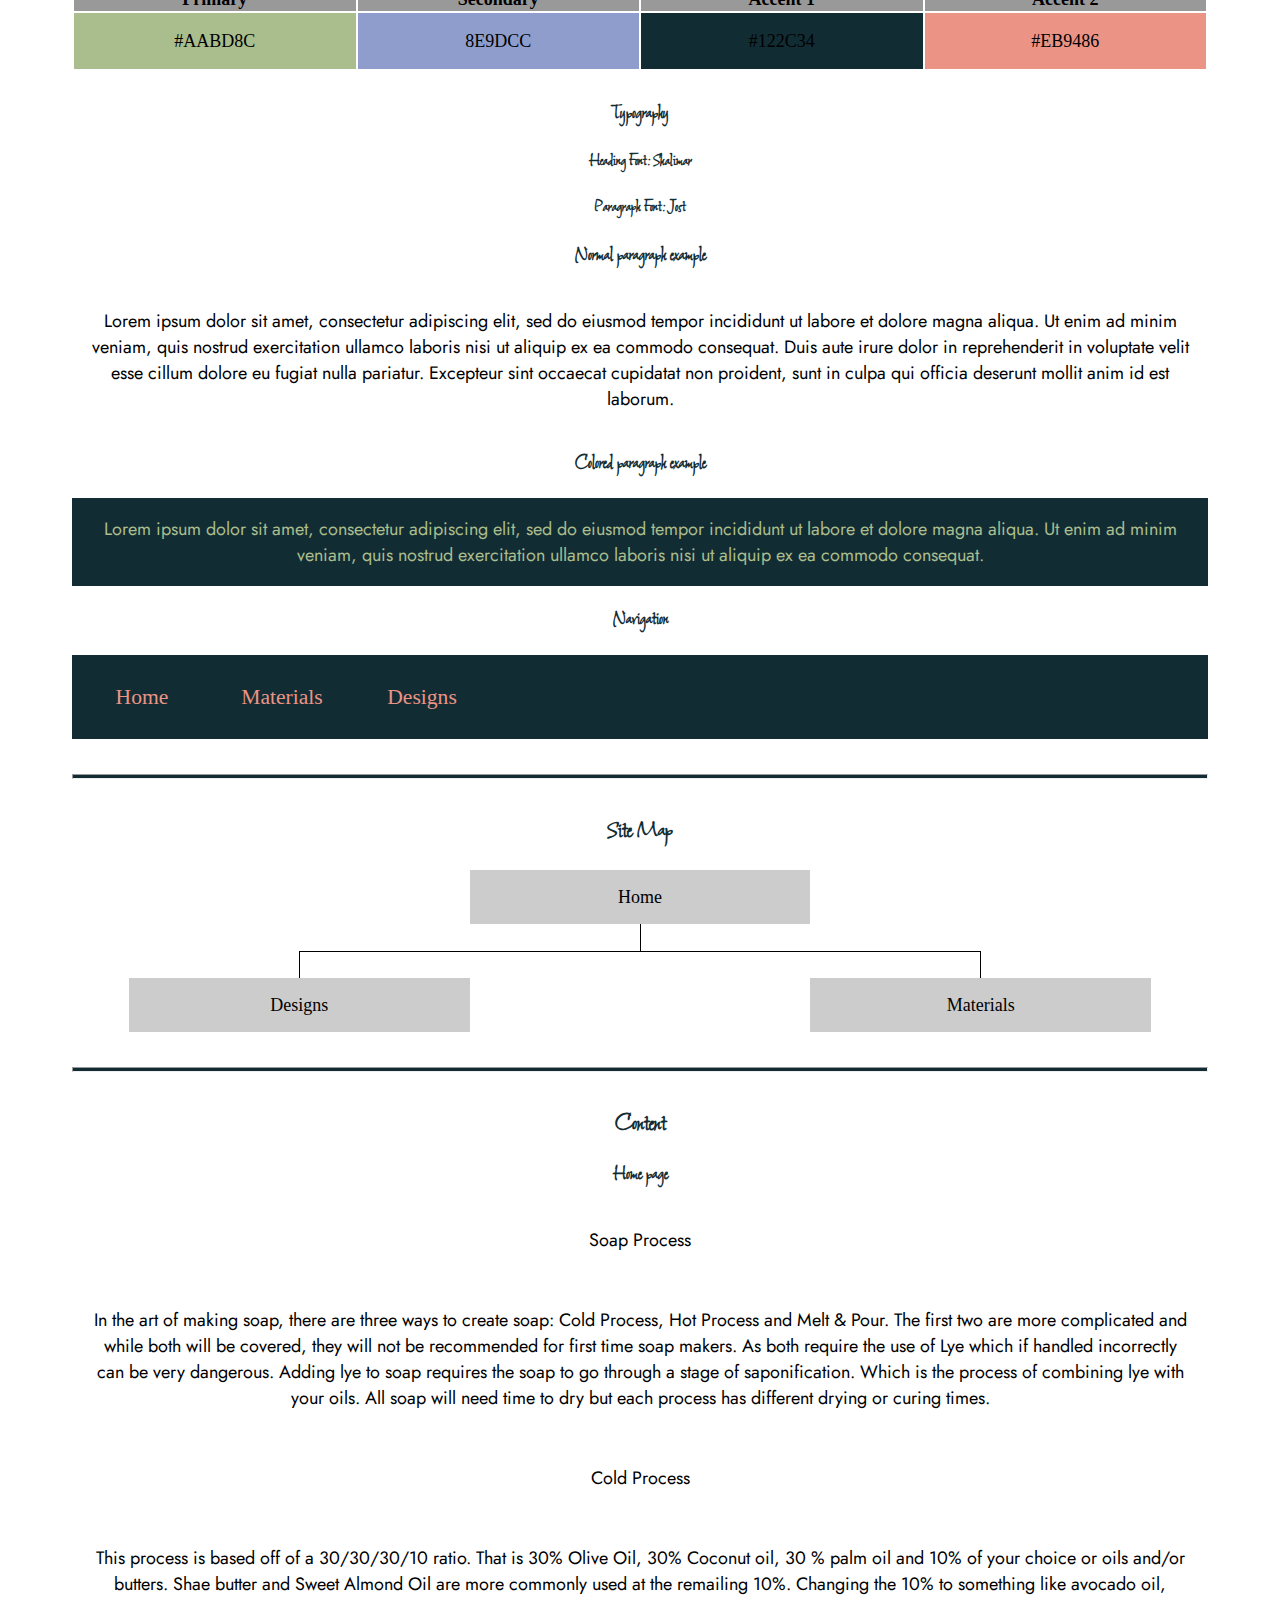
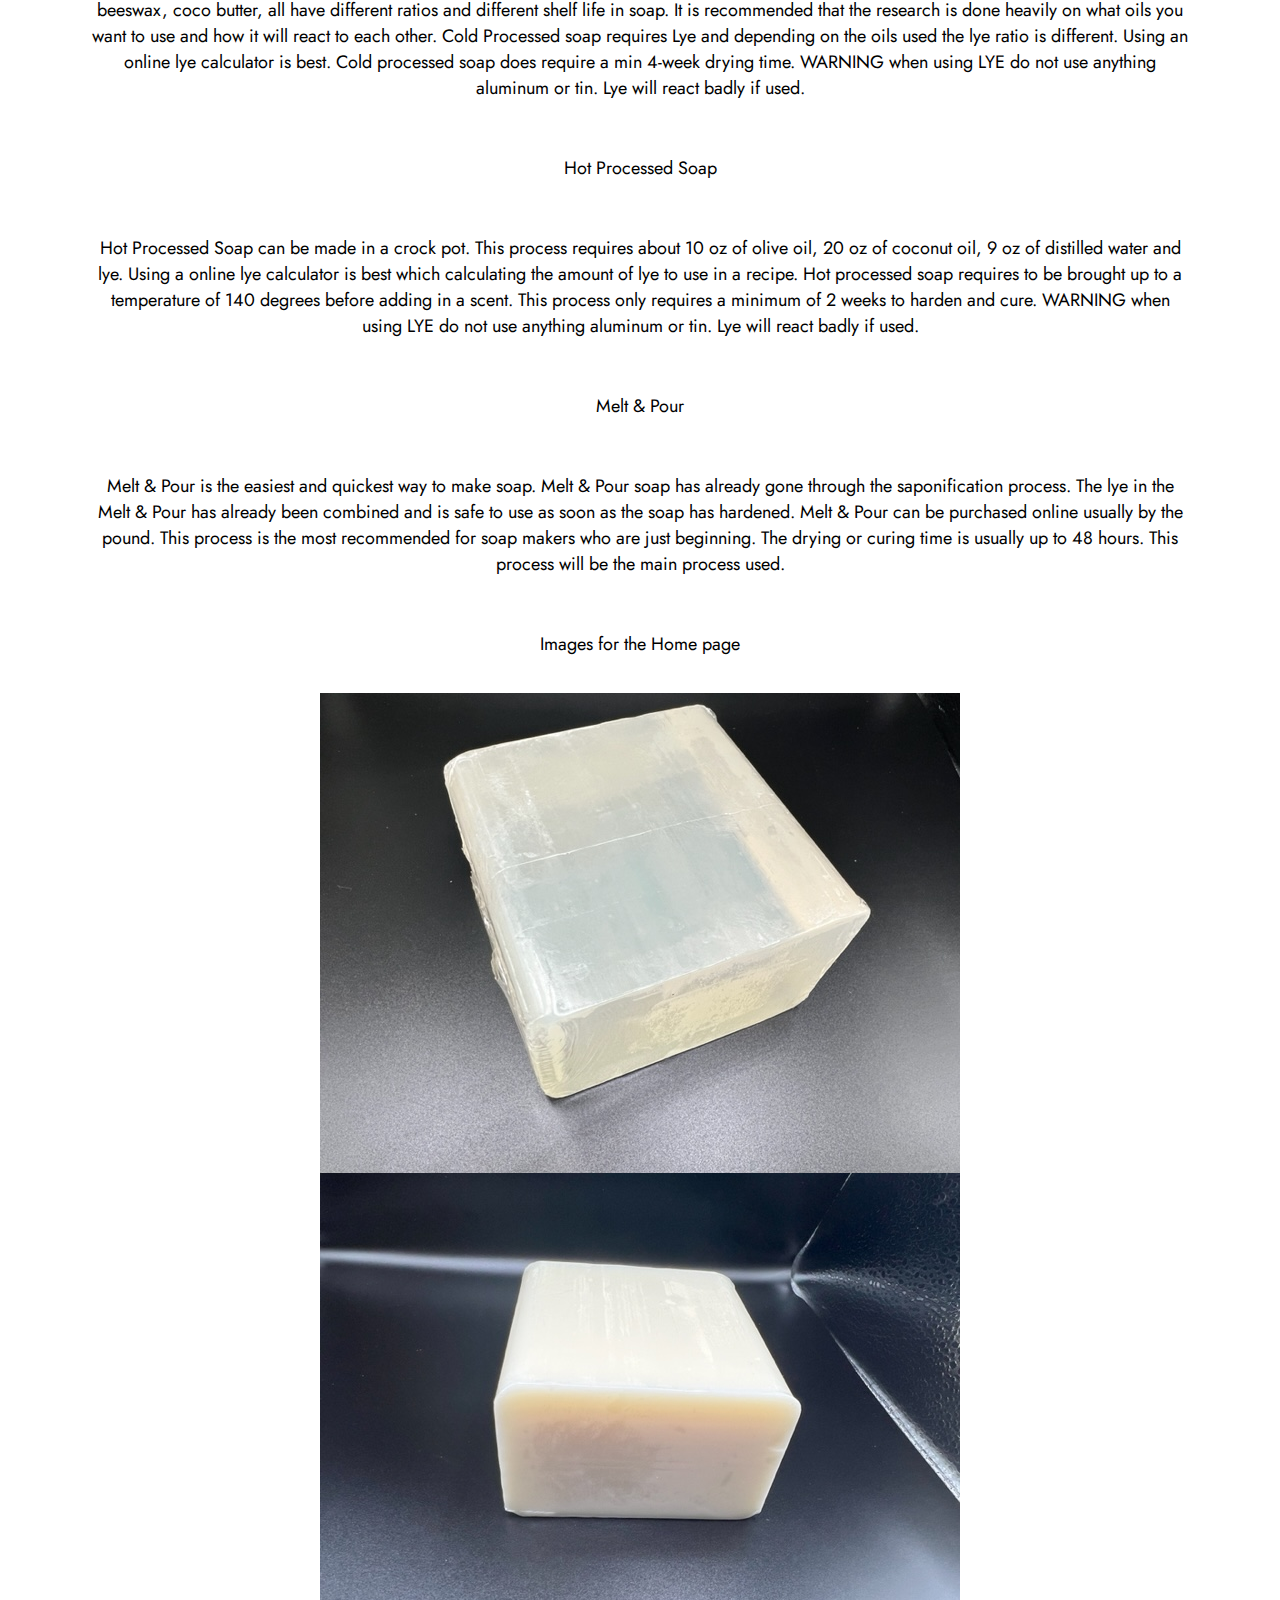
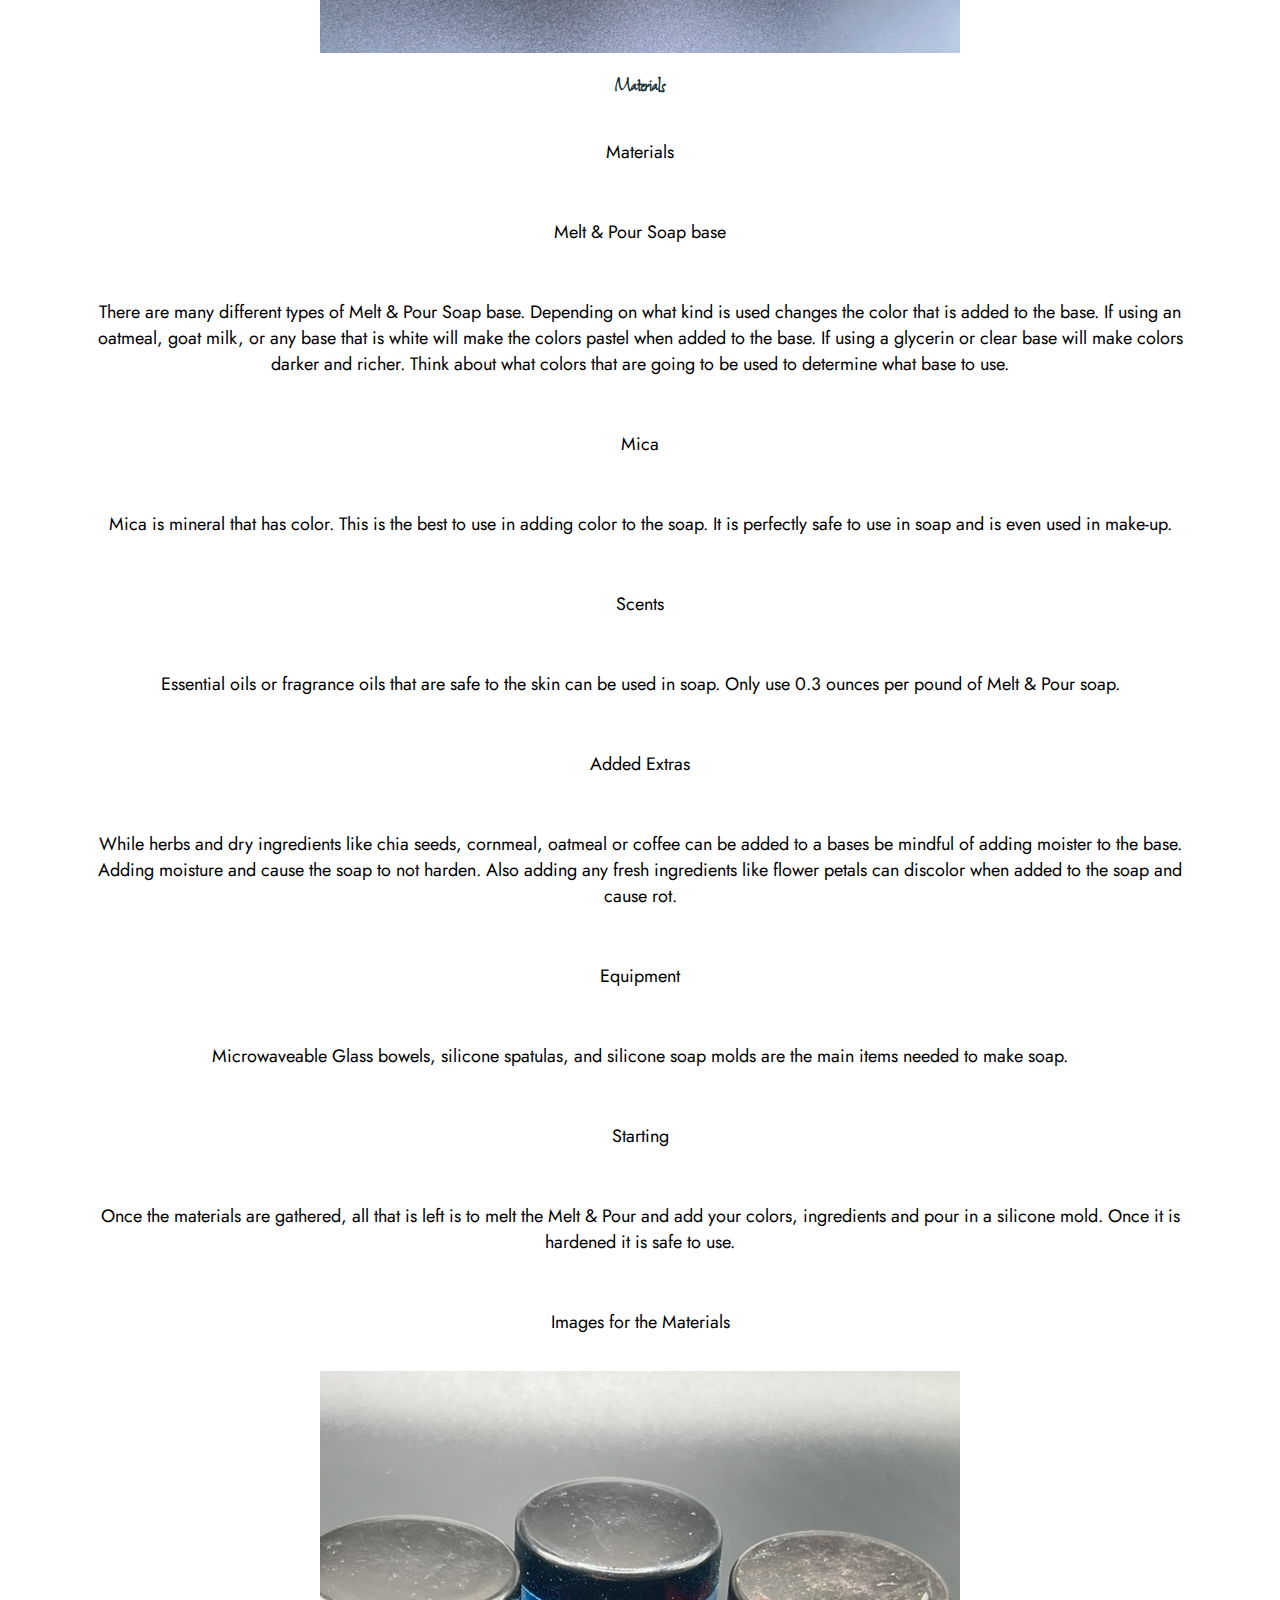
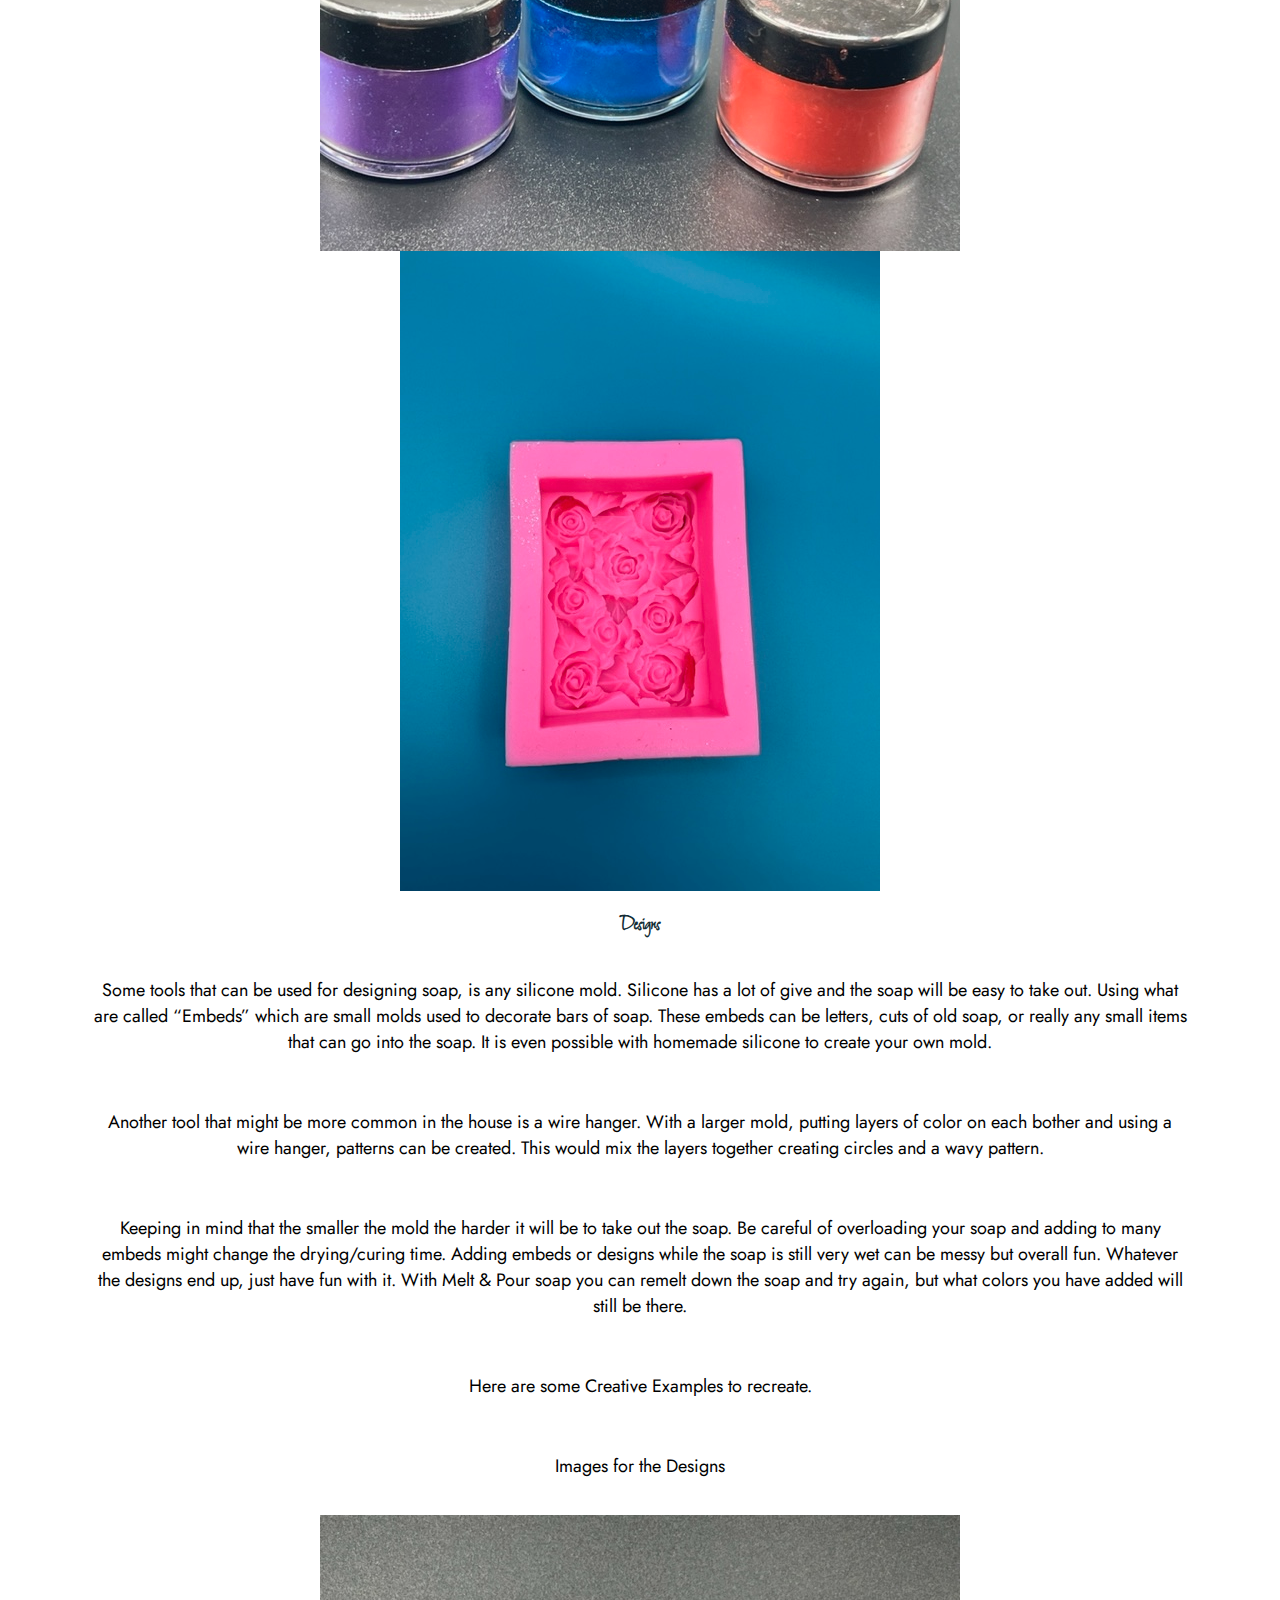
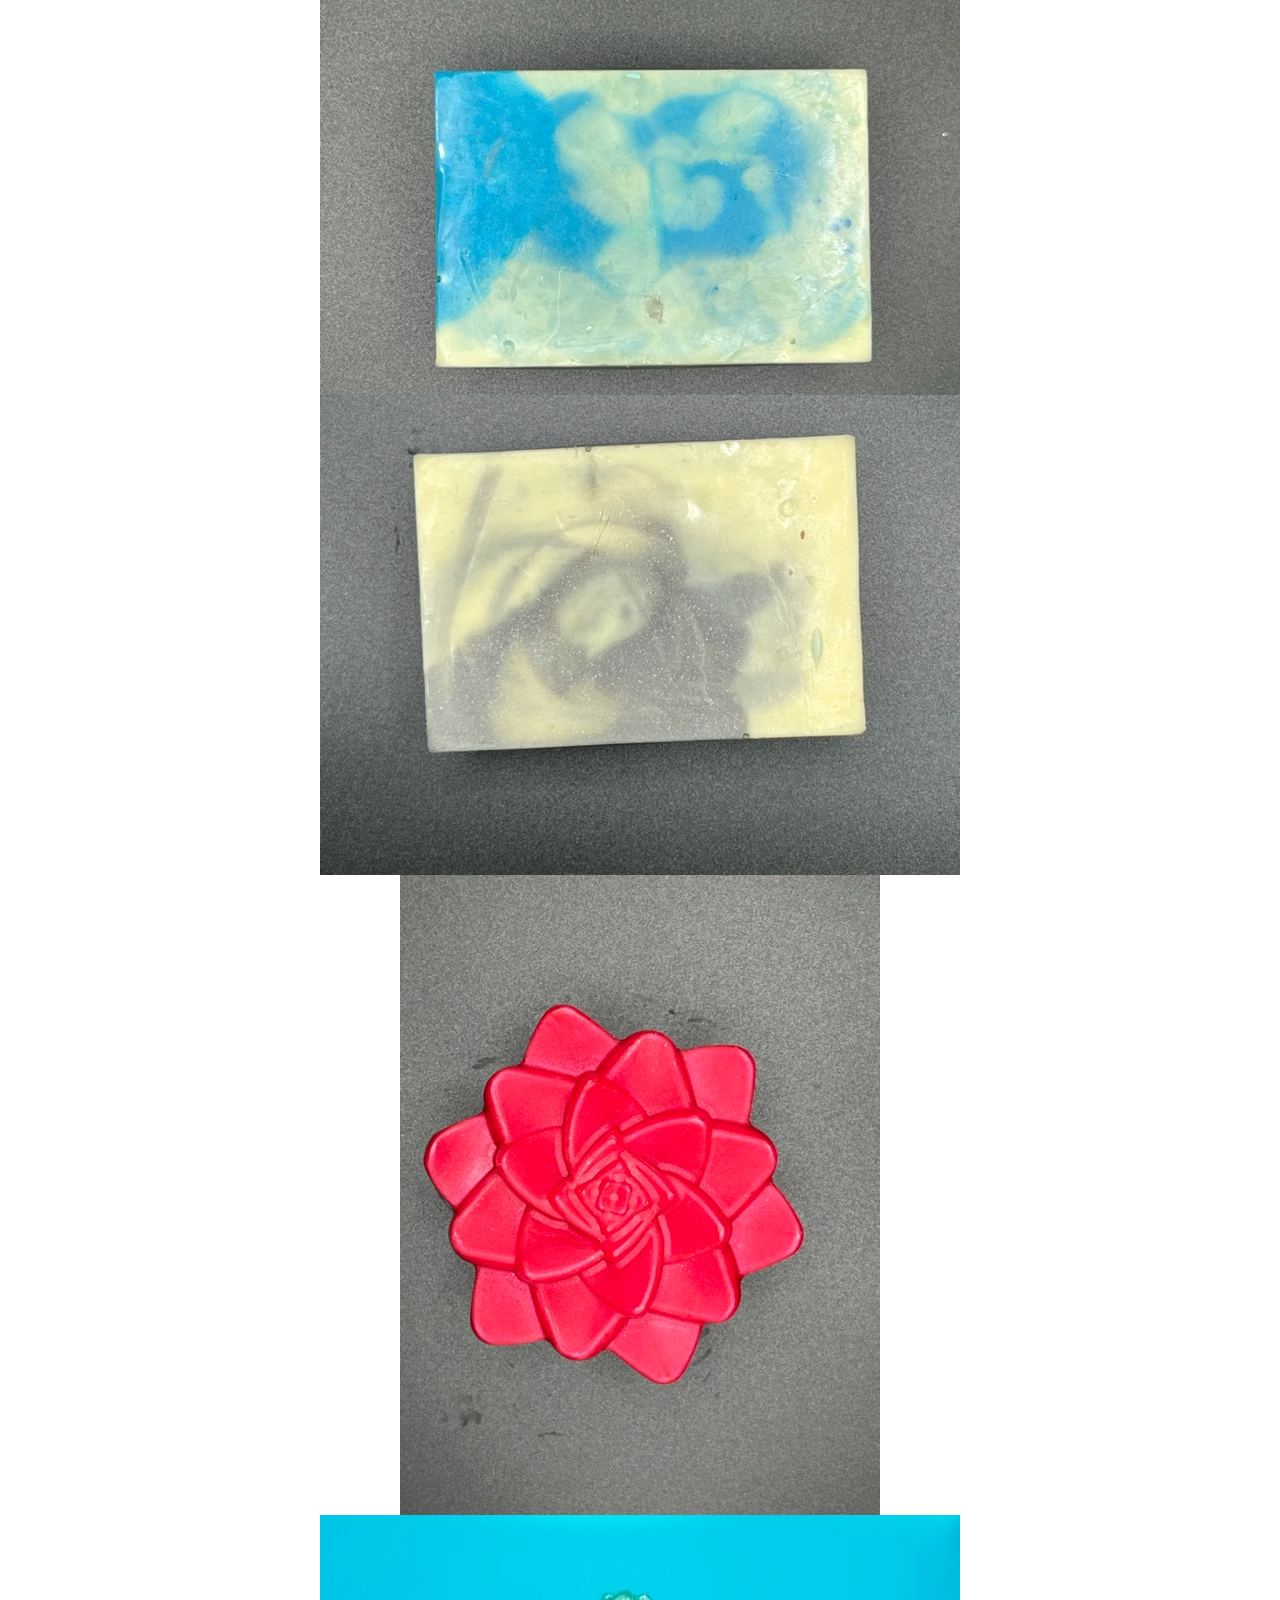
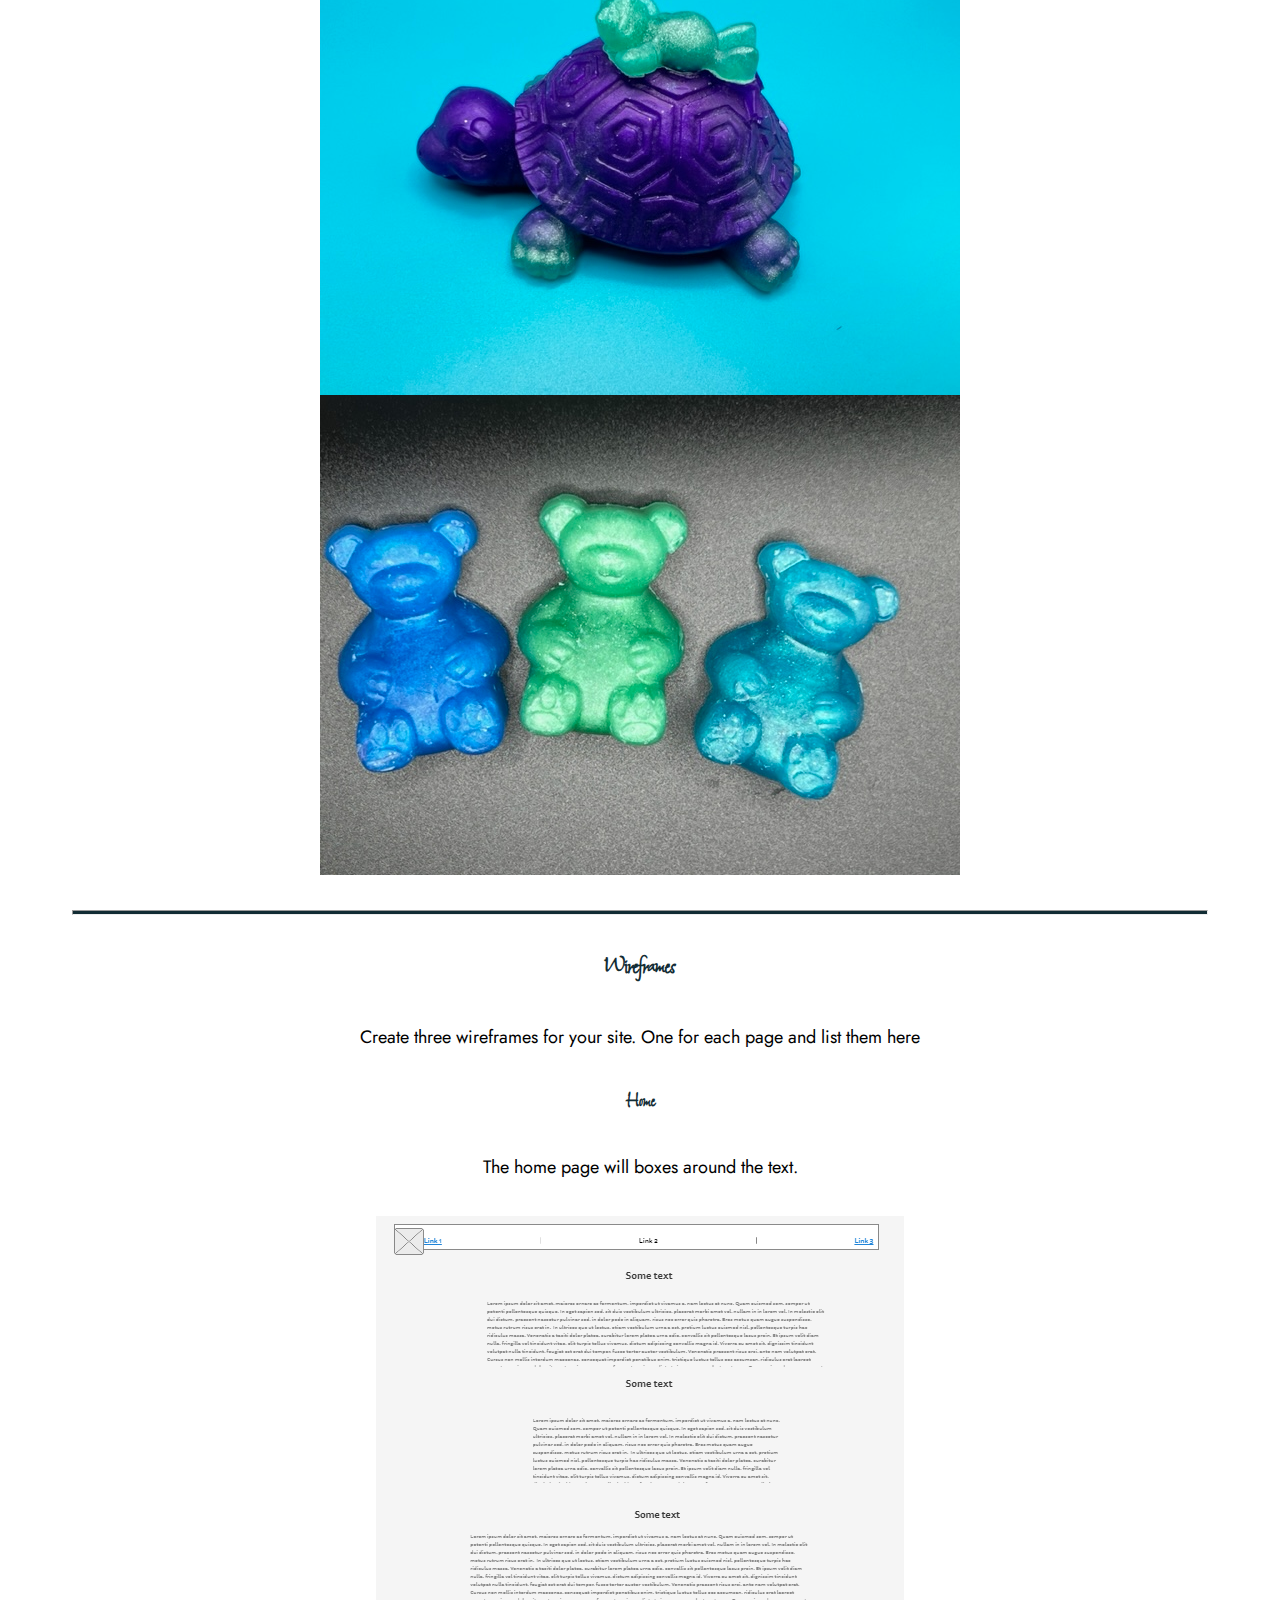
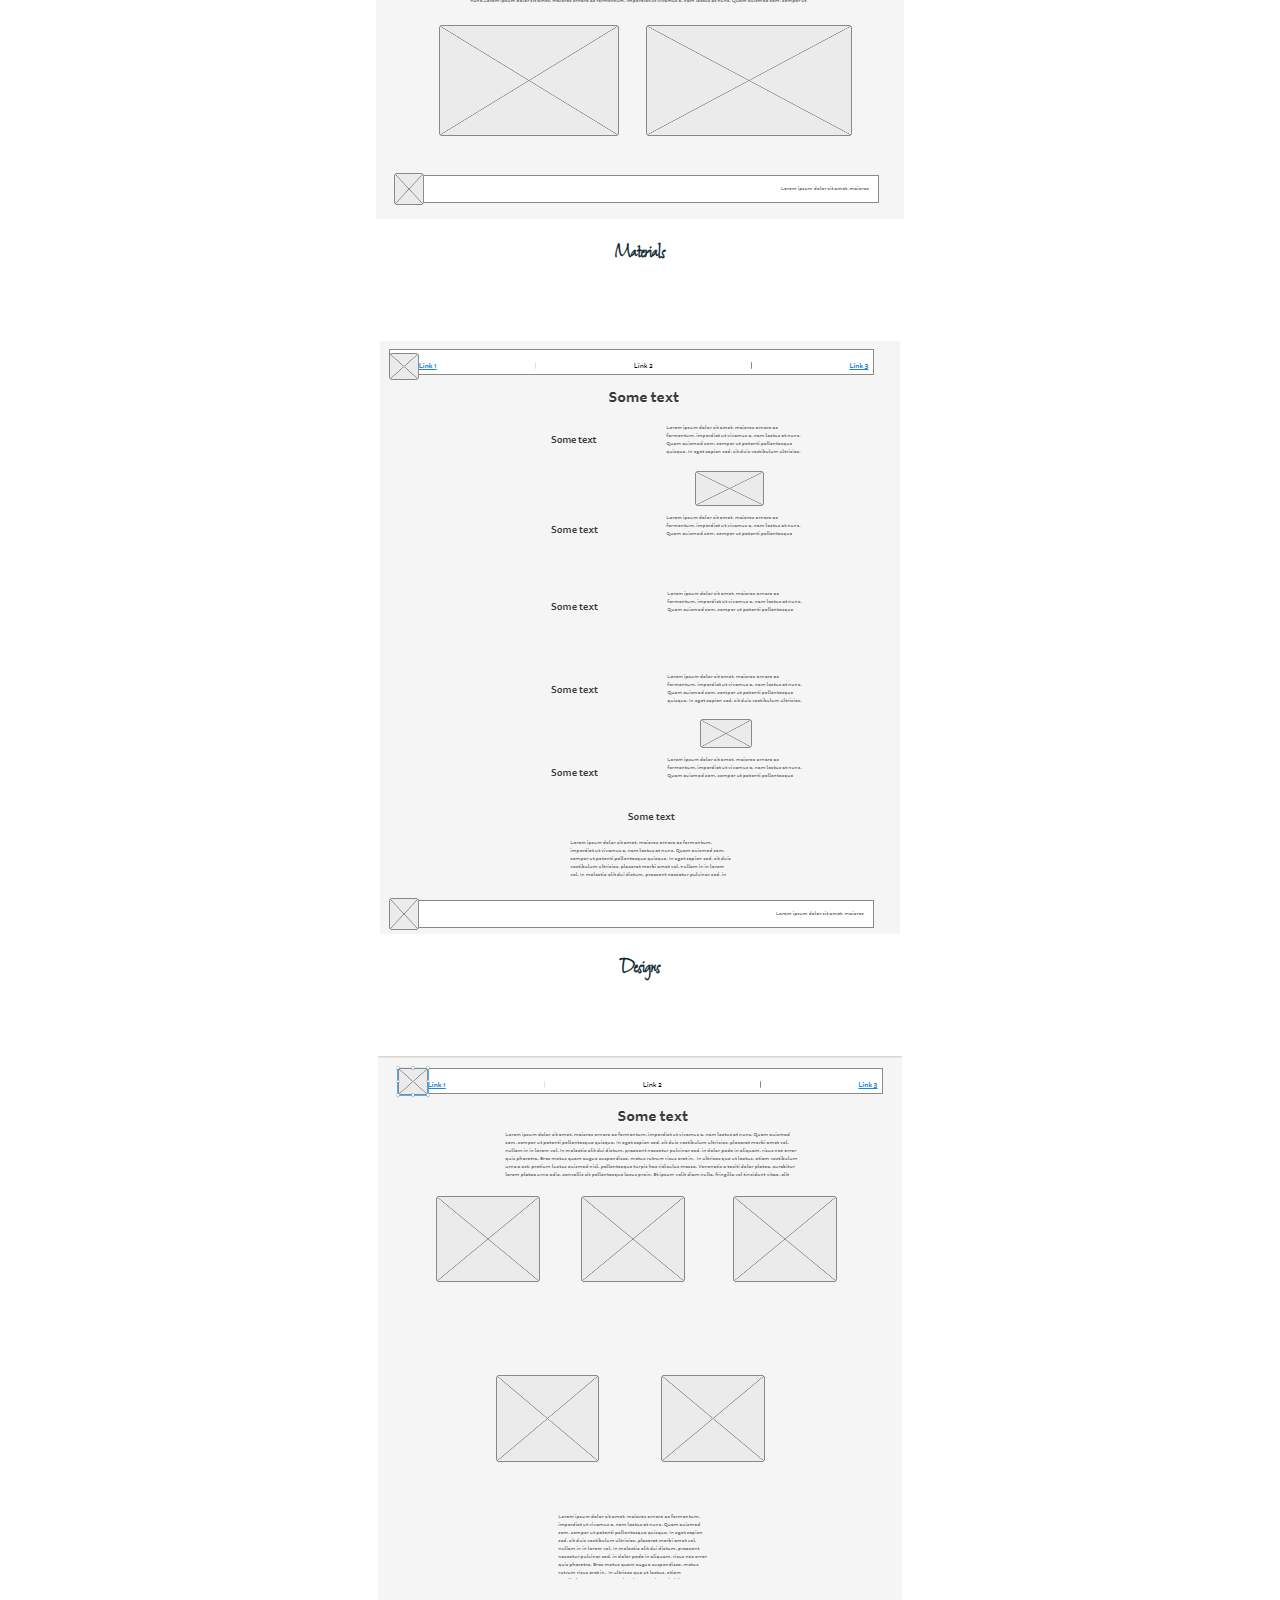
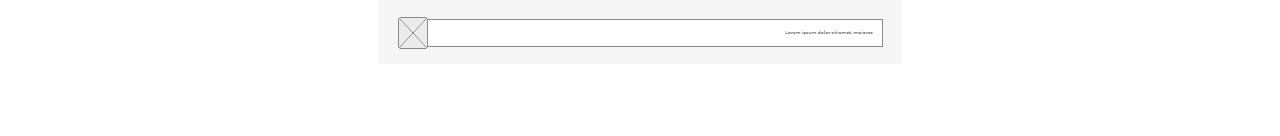
<file: s.shepherdsoapsite/site-plan.html>
<!DOCTYPE html>
<html lang="en-us">
    
  <head>
    <meta charset="utf-8">
    <title>Site Plan</title>
    <link type="text/css" rel="stylesheet" href="styles/site-plan.css">
  </head>

  <body>
    <header>
      <h1>Creative Soap Site Plan</h1>
      <h2>Sariha Shepherd</h2>
      <h2>WDD 130. 26</h2>
      <!-- In the header above, add the name or your site, your name and class number. For example if you are in section 3 you would put WDD 130.03 -->
    </header>
    <main>

      <!-- ------------------------Steps 2-3------------------------------ -->
      <hr>
      <h2>Overview</h2>
      <h3>Purpose</h3>
      <p>This will be a website that will show some simple steps for soapmaking. There will also be creative ideas on how to design soap bars. </p>  <!-- change this -->


      <h3>Audience</h3>
      <p>The site will be more for people looking to start a new hobby or looking to earn a little extra cash on the side.</p>  <!-- change this -->

      <hr>
      <h2>Branding</h2>
      <h3>Website Logo</h3>
      <!-- Replace this with some sort of logo for your site.  A logo can be as simple as the name of your site in a nice font :) -->
      <img src="images/logo.png" alt="Logo image">
      <hr>
      <h2>
        Style Guide
      </h2>

      <!-- ------------------------Steps 4-8------------------------------ -->

      <h3>
        Color Palette
      </h3>
      <!--  The colors you choose for a website are one of the most important decisions you will make. Follow the instructions on the activity in iLearn then return and replace the color codes below with the hex color codes (the 6 digit numbers that show at the bottom of each color) for the colors you have chosen below.  You should have at least 2 colors but do not have to fill in all 4 if you do not need them.  -->

      <!-- Copy and paste the URL to your finished palette below Make sure to paste it into both spots -->
      Palette URL: <a href="https://coolors.co/eb9486-122c34-224870-8e9dcc-aabd8c" target="_blank">https://coolors.co/eb9486-122c34-224870-8e9dcc-aabd8c</a>


      <table class="colors">
        <tr><th>Primary</th><th>Secondary</th><th>Accent 1</th><th>Accent 2</th></tr>
        <!-- Replace the numbers in the boxes below with your hex color codes. Then switch to the site-plan.css file and change your colors there as well. -->
        <tr><td class="primary">#AABD8C</td><td class="secondary">8E9DCC</td><td class="accent1">#122C34</td><td class="accent2">#EB9486</td></tr>
      </table>

      <!-- ------------------------Step 9------------------------------ -->

      <h3>
        Typography
      </h3>
      <!-- Choose a font for your paragraphs (body copy) and headlines. What font(s) have you chosen? Why did you choose what you did?  Make sure to review the list of web safe fonts at W3Schools.org as a starting point.  Think also about which of your colors above you might use for background and font colors. -->

      <h4>
        Heading Font: Shalimar  <!-- change this -->
      </h4>
      <h4>
        Paragraph Font: Jost <!-- change this -->
      </h4>
      <h3>
        Normal paragraph example
      </h3>
      <p>
        Lorem ipsum dolor sit amet, consectetur adipiscing elit, sed do eiusmod tempor incididunt ut labore et dolore magna aliqua. Ut enim ad minim veniam, quis nostrud exercitation ullamco laboris nisi ut aliquip ex ea commodo consequat. Duis aute irure dolor in reprehenderit in voluptate velit esse cillum dolore eu fugiat nulla pariatur. Excepteur sint occaecat cupidatat non proident, sunt in culpa qui officia deserunt mollit anim id est laborum.
      </p>
      <h3>
        Colored paragraph example
      </h3>
      <p class="colored">
        Lorem ipsum dolor sit amet, consectetur adipiscing elit, sed do eiusmod tempor incididunt ut labore et dolore magna aliqua. Ut enim ad minim veniam, quis nostrud exercitation ullamco laboris nisi ut aliquip ex ea commodo consequat. 
      </p>

      <!-- ------------------------Step 10------------------------------ -->

      <h3>
        Navigation
      </h3>
      <!-- Think about how you want your navigation bar to look. In the site-plan.css file change the colors to your colors to get the look you desire. --> 
      <nav>
        <a href="#">Home</a>
        <a href="#">Materials</a>
        <a href="#">Designs</a>
      </nav>
      <hr>
      <h2>
        Site Map
      </h2>
      <div class="sitemap">
        <div class="sm-home">
          Home
        </div>
        <div class="sm-page2">
          Designs <!-- change this -->
        </div>
        <div class="sm-page3">
          Materials  <!-- change this -->
        </div>

        <div class="top">
          &nbsp;
        </div>
        <div class="left">
          &nbsp;
        </div>
        <div class="right">
          &nbsp;
        </div>

      </div>

      <!-- --------Content Section -------------- -->
      <hr>
      <h2>
        Content
      </h2>
      <h3>Home page</h3>
      <p>
        Soap Process</p>
        <p>In the art of making soap, there are three ways to create soap: Cold Process, Hot Process and Melt & Pour. 
        The first two are more complicated and while both will be covered, they will not be recommended for first time soap makers. 
        As both require the use of Lye which if handled incorrectly can be very dangerous. Adding lye to soap requires the soap to go through a stage of saponification.
         Which is the process of combining lye with your oils.  All soap will need time to dry but each process has different drying or curing times.</p>
        <p>Cold Process</p>
              <p>This process is based off of a 30/30/30/10 ratio. That is 30% Olive Oil, 30% Coconut oil, 30 % palm oil and 10% of your choice or oils and/or butters.
           Shae butter and Sweet Almond Oil are more commonly used at the remailing 10%. 
           Changing the 10% to something like avocado oil, beeswax, coco butter, all have different ratios and different shelf life in soap. 
           It is recommended that the research is done heavily on what oils you want to use and how it will react to each other.
          Cold Processed soap requires Lye and depending on the oils used the lye ratio is different. Using an online lye calculator is best. 
          Cold processed soap does require a min 4-week drying time. WARNING when using LYE do not use anything aluminum or tin. Lye will react badly if used. </p>
          <p>Hot Processed Soap</p>
           <p> Hot Processed Soap can be made in a crock pot. This process requires about 10 oz of olive oil, 20 oz of coconut oil, 9 oz of distilled water and lye. 
            Using a online lye calculator is best which calculating the amount of lye to use in a recipe. 
            Hot processed soap requires to be brought up to a temperature of 140 degrees before adding in a scent. 
            This process only requires a minimum of 2 weeks to harden and cure. WARNING when using LYE do not use anything aluminum or tin. Lye will react badly if used.
            </p>
            <p>Melt & Pour</p>
             <p> Melt & Pour is the easiest and quickest way to make soap. Melt & Pour soap has already gone through the saponification process. 
              The lye in the Melt & Pour has already been combined and is safe to use as soon as the soap has hardened. 
              Melt & Pour can be purchased online usually by the pound. This process is the most recommended for soap makers who are just beginning. 
              The drying or curing time is usually up to 48 hours.  This process will be the main process used. 
              </p>
      <p>Images for the Home page</p>
        <img src=images/clear_base.png alt="Clear Soap Base">
        <img src=images/goat_milk.png alt="White Soap Base">

      </ul>
      <h3>Materials</h3>
      <p>
        Materials
      </p>
      <p>
        Melt & Pour Soap base
      </p>
      <p>There are many different types of Melt & Pour Soap base. Depending on what kind is used changes the color that is added to the base. 
        If using an oatmeal, goat milk, or any base that is white will make the colors pastel when added to the base. 
        If using a glycerin or clear base will make colors darker and richer. Think about what colors that are going to be used to determine what base to use. </p>
        <p>Mica</p>
        <p>Mica is mineral that has color. This is the best to use in adding color to the soap. It is perfectly safe to use in soap and is even used in make-up. </p>
        <p>Scents</p>
        <p>Essential oils or fragrance oils that are safe to the skin can be used in soap. Only use 0.3 ounces per pound of Melt & Pour soap. </p>
        <p>Added Extras</p>
        <p>While herbs and dry ingredients like chia seeds, cornmeal, oatmeal or coffee can be added to a bases be mindful of adding moister to the base. 
          Adding moisture and cause the soap to not harden. Also adding any fresh ingredients like flower petals can discolor when added to the soap and cause rot. </p>
        <p>Equipment</p>
        <p>Microwaveable Glass bowels, silicone spatulas, and silicone soap molds are the main items needed to make soap. </p>
        <p>Starting</p>
        <p>Once the materials are gathered, all that is left is to melt the Melt & Pour and add your colors, ingredients and pour in a silicone mold. 
          Once it is hardened it is safe to use. </p>

      <p>Images for the Materials</p>
        <img src=images/mica.png alt="Colorful Mica">
        <img src=images/mold_1.png alt="Flower Mold">

      </ul>
      <h3>Designs</h3>
      <p>Some tools that can be used for designing soap, is any silicone mold. Silicone has a lot of give and the soap will be easy to take out. 
        Using what are called “Embeds” which are small molds used to decorate bars of soap. These embeds can be letters, cuts of old soap, 
        or really any small items that can go into the soap. It is even possible with homemade silicone to create your own mold.
      </p>
      <p>Another tool that might be more common in the house is a wire hanger. With a larger mold, putting layers of color on
        each bother and using a wire hanger, patterns can be created. This would mix the layers together creating circles and a wavy pattern. 
      </p>
      <p> Keeping in mind that the smaller the mold the harder it will be to take out the soap.  Be careful of overloading your soap and adding to many embeds might 
          change the drying/curing time. Adding embeds or designs while the soap is still very wet can be messy but overall fun.
          Whatever the designs end up, just have fun with it. With Melt & Pour soap you can remelt down the soap and try again, but what colors you have added will still be there.
         </p>
      <p>
        Here are some Creative Examples to recreate.
      </p>
      <p>Images for the Designs</p>
        <img src=images/design_1.png alt="Soap Design">
        <img src=images/design_2.png alt="Soap Design">
        <img src=images/design_3.png alt="Soap Design">
        <img src=images/design_4.png alt="Soap Design">
        <img src=images/design_5.png alt="Soap Design">

      </ul>
      <hr>
      <h2>
        Wireframes
      </h2>
      <p>
        Create three wireframes for your site. One for each page and list them here</p>

      <h3>Home</h3>
      <p>         
        The home page will boxes around the text. 
      </p>
      <img src=images/wirefram_page1.png alt="home page wireframe">

      <h3>Materials</h3>
      <p>         
        
      </p>
      <img src=images/wireframe_page2.png alt="Materials wireframe">

      <h3>Designs</h3>
      <p>         
      
      </p>
      <img src=images/wirefram_page3.png alt="Designs wireframe">
    </main>
  </body>

</html>
</file>
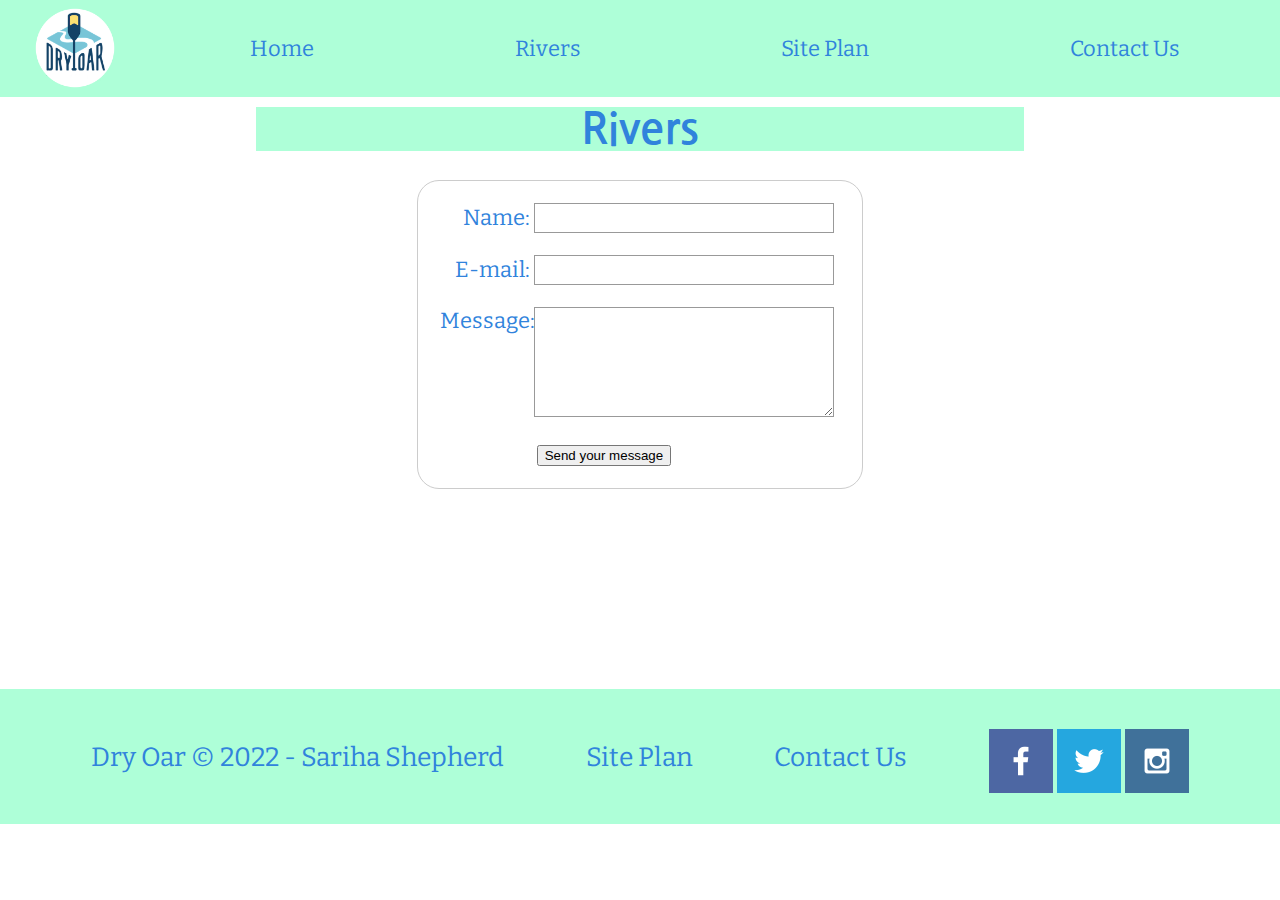
<file: wwr/contactus.html>
<!DOCTYPE html>
<html lang="en">
<head>
    <meta charset="UTF-8">
    <meta http-equiv="X-UA-Compatible" content="IE=edge">
    <meta name="viewport" content="width=device-width, initial-scale=1.0">
    <title>"Whitewater Rafting Vacations | Dry Oar Boating | Rivers</title>
    <link rel="stylesheet" href="styles/style.css">
</head>
    <body>
        <div id="content">
    <header>
        <a id="logo_link" href="index.html">
        <img class="logo" src="images/logo.png" alt="Dry Oar Logo">
        </a>
        <nav>
            <a href="index.html">Home</a>
            <a href="rivers.html">Rivers</a>
            <a href="site-plan-rafting.html">Site Plan</a>
            <a href="contactus.html">Contact Us</a>
        </nav>
    </header>
     

    <div id='title-river'>
    <section id="river-title">
        <h1 class="home-title">Rivers</h1>
    </section>
    </div>
    <main class="contact-us-grid">
        <div id="feedback"></div>
        <form action="/my-handling-form-page" method="post">
            <ul>
              <li>
                <label for="name">Name:</label>
                <input type="text" id="name" name="user_name" />
              </li>
              <li>
                <label for="mail">E-mail:</label>
                <input type="email" id="mail" name="user_email" />
              </li>
              <li>
                <label for="msg">Message:</label>
                <textarea id="msg" name="user_message"></textarea>
              </li>
              <li class="button">
                <button type="submit">Send your message</button>
              </li>

            </ul>
          </form>
    </main>
    <footer>
        <p>Dry Oar &copy; 2022 - Sariha Shepherd</p>
        <p><a href="site-plan-rafting.html">Site Plan</a></p>
        <p><a href="contactus.html">Contact Us</a></p>
        <div class="social">
            <a href="https://facebook.com" target="_blank">
                <img src="images/facebook.png" alt="fb icon">
            </a>
            <a href="https://twitter.com" target="_blank">
                <img src="images/twitter.png" alt="twitter icon">
            </a>
            <a href="https://instagram.com" target="_blank">
                <img src="images/instagram.png" alt="instagram icon">
            </a>
        </div>
    </footer>
</div>
<script>
   
    const feedbackElement = document.getElementById('feedback');
  
    const formElement = document.forms[0];
   
    formElement.addEventListener('submit', function(e) {
     
        e.preventDefault();
        
        feedbackElement.innerHTML = 'Hello '+ formElement.user_name.value +'! Thank you for your message. We will get back with you as soon as possible!';
     
        feedbackElement.style.display = "block";

        document.body.classList.toggle('moveDown');
    });
</script>
</body>
</html>
</file>
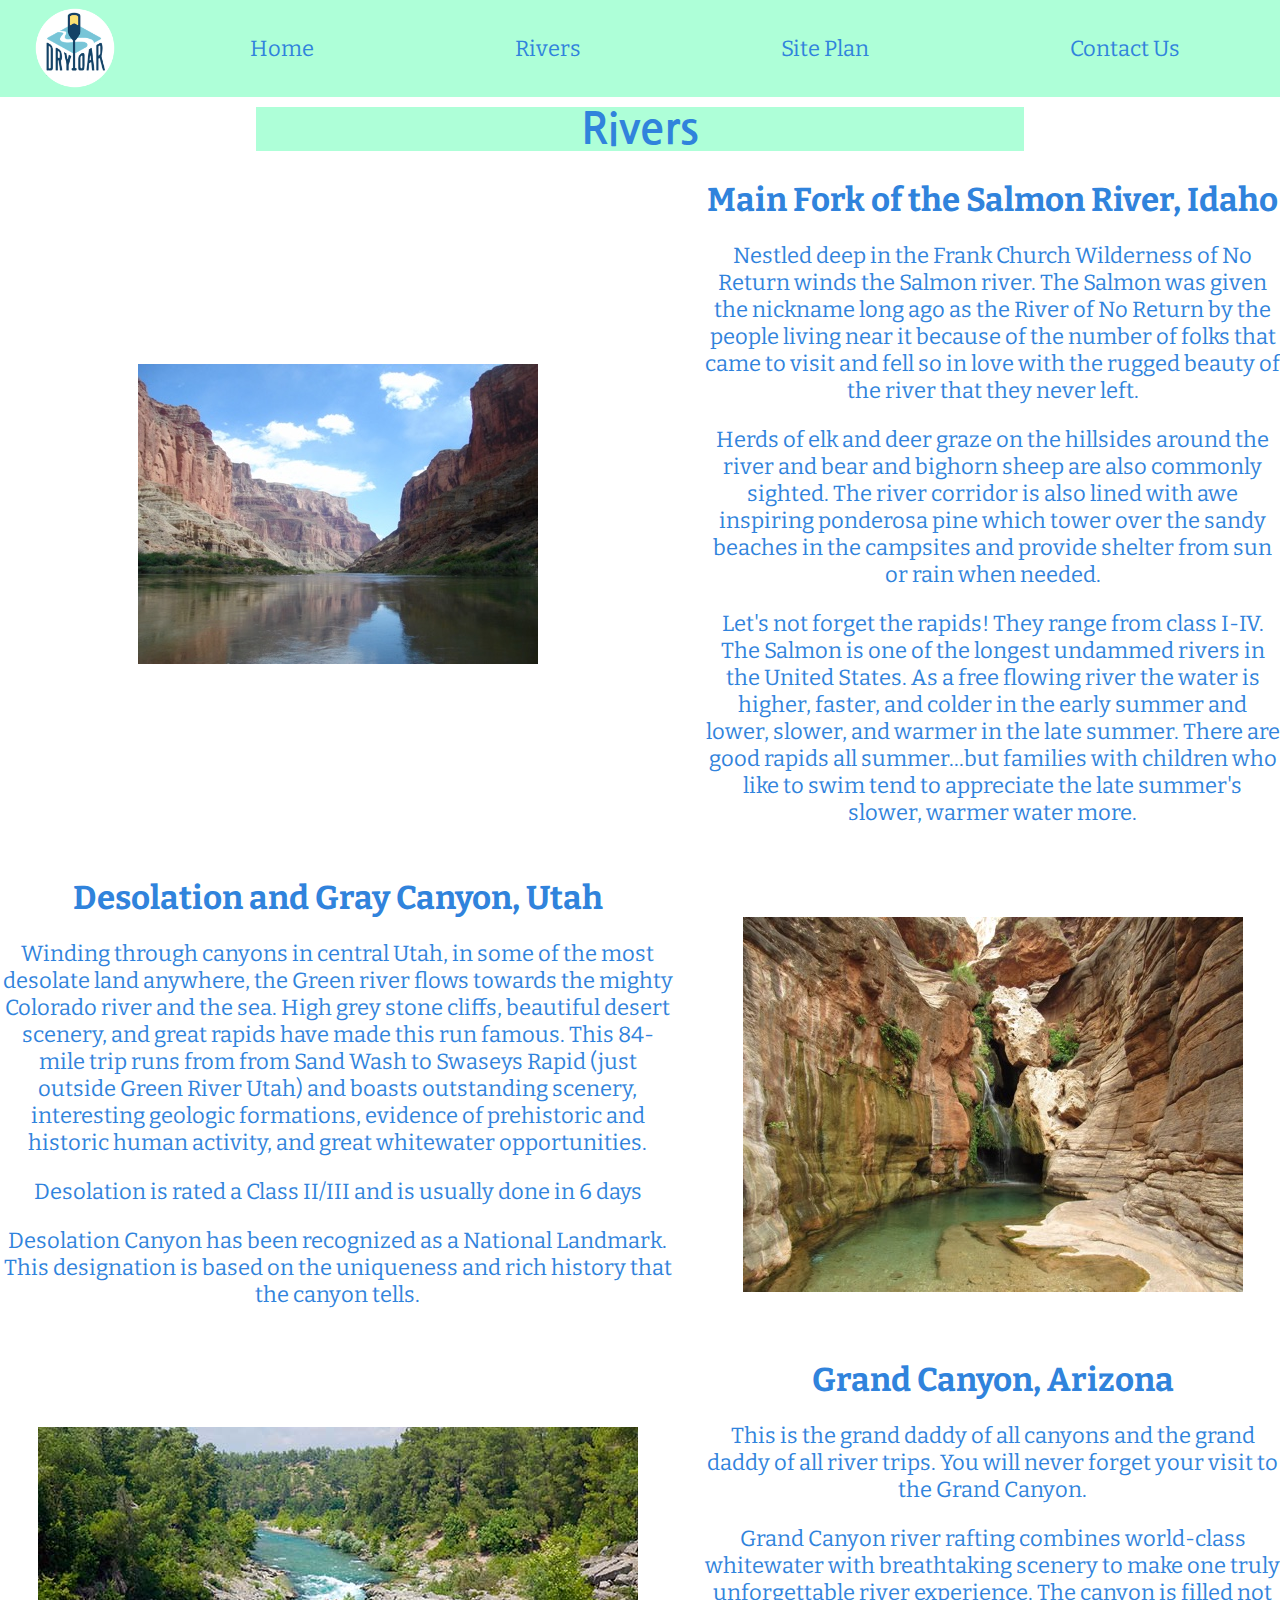
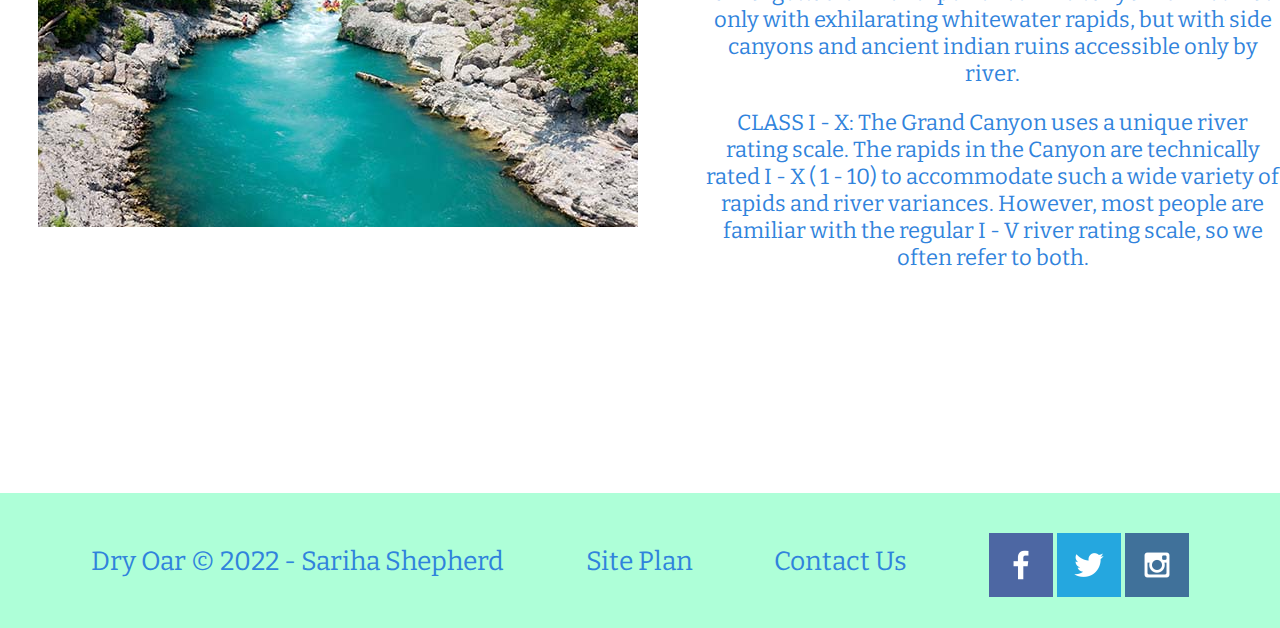
<file: wwr/rivers.html>
<!DOCTYPE html>
<html lang="en">
<head>
    <meta charset="UTF-8">
    <meta http-equiv="X-UA-Compatible" content="IE=edge">
    <meta name="viewport" content="width=device-width, initial-scale=1.0">
    <title>"Whitewater Rafting Vacations | Dry Oar Boating | Rivers</title>
    <link rel="stylesheet" href="styles/style.css">
</head>
    <body>
        <div id="content">
    <header>
        <a id="logo_link" href="index.html">
        <img class="logo" src="images/logo.png" alt="Dry Oar Logo">
        </a>
        <nav>
            <a href="index.html">Home</a>
            <a href="rivers.html">Rivers</a>
            <a href="site-plan-rafting.html">Site Plan</a>
            <a href="contactus.html">Contact Us</a>
        </nav>
    </header>
     

    <div id='title-river'>
    <section id="river-title">
        <h1 class="home-title">Rivers</h1>
    </section>
    </div>
    <main class="river-grid">
    <img class="river-narrow" src="images/river-narrow.png" alt="narrow river">
    <section class="idaho-river">
        
        <h2> Main Fork of the Salmon River, Idaho</h2>
        <p>
            Nestled deep in the Frank Church Wilderness of No Return winds the Salmon river. 
            The Salmon was given the nickname long ago as the River of No Return by the people living near it because of the
             number of folks that came to visit and fell so in love with the rugged beauty of the river that they never left.
        </p>
        <p>
            Herds of elk and deer graze on the hillsides around the river and bear and bighorn sheep are also commonly sighted. 
            The river corridor is also lined with awe inspiring ponderosa pine which tower over the sandy beaches in the campsites 
            and provide shelter from sun or rain when needed.
        </p>
        <p>
            Let's not forget the rapids! They range from class I-IV. The Salmon is one of the longest undammed rivers in the United States.
             As a free flowing river the water is higher, faster, and colder in the early summer and lower, slower, and warmer in the late summer. 
             There are good rapids all summer...but families with children who like to swim tend to appreciate the late summer's slower, warmer water more.
        </p>
    </section>
    <img class="river-bright" src="images/river-bright.png" alt="river">
    <section class="utah-river">
       
        <h2> Desolation and Gray Canyon, Utah</h2>
        <p>
            Winding through canyons in central Utah, in some of the most desolate land anywhere, the Green river flows towards the mighty Colorado river and the sea.
             High grey stone cliffs, beautiful desert scenery, and great rapids have made this run famous. 
             This 84-mile trip runs from from Sand Wash to Swaseys Rapid (just outside Green River Utah) and boasts outstanding scenery, 
             interesting geologic formations, evidence of prehistoric and historic human activity, and great whitewater opportunities.
        </p>
        <p>
            Desolation is rated a Class II/III and is usually done in 6 days
        </p>
        <p>
            Desolation Canyon has been recognized as a National Landmark.  This designation is based on the uniqueness and rich history that the canyon tells.
        </p>
     </section>
     <img class="river-rocky" src="images/river-rocky.png" alt="river rocky">

     <section class="arizona-river">
        
        <h2>
            Grand Canyon, Arizona
        </h2>
        <p>
            This is the grand daddy of all canyons and the grand daddy of all river trips. You will never forget your visit to the Grand Canyon.
        </p>
        <p>
            Grand Canyon river rafting combines world-class whitewater with breathtaking scenery to make one truly unforgettable river experience. 
            The canyon is filled not only with exhilarating whitewater rapids, but with side canyons and ancient indian ruins accessible only by river. 
        </p>
        <p>
            CLASS I - X: The Grand Canyon uses a unique river rating scale. The rapids in the Canyon are technically rated I - X ( 1 - 10) 
            to accommodate such a wide variety of rapids and river variances. However, most people are familiar with the regular I - V 
            river rating scale, so we often refer to both.
        </p>

     </section>
    </main>
    <footer>
        <p>Dry Oar &copy; 2022 - Sariha Shepherd</p>
        <p><a href="site-plan-rafting.html">Site Plan</a></p>
        <p><a href="contactus.html">Contact Us</a></p>
        <div class="social">
            <a href="https://facebook.com" target="_blank">
                <img src="images/facebook.png" alt="fb icon">
            </a>
            <a href="https://twitter.com" target="_blank">
                <img src="images/twitter.png" alt="twitter icon">
            </a>
            <a href="https://instagram.com" target="_blank">
                <img src="images/instagram.png" alt="instagram icon">
            </a>
        </div>
    </footer>
</div>
</body>
</html>
</file>
<file: s.shepherdsoapsite/styles/styles.css>
@import url('https://fonts.googleapis.com/css2?family=Jost:ital,wght@1,300&family=Shalimar&display=swap');


.logo{
    width: 80px
     }
    
    #logo_link {
            padding-top: 5px;
            justify-self: center;
            align-self: center;
        }
        header {
            background-color: #122C34;
            color: #eb9486;
            display: grid;
            grid-template-columns: 150px auto;
        }
        Footer { 
            background-color: #122C34;
                color: #eb9486;
                padding: 25px 50px;
                margin-top: 200px;
                display: flex;
                 justify-content: space-around;
                 align-items: center;
            }
        
        footer a {
            background-color: #122C34;
            color: #8E9DCC;
            text-decoration: none;
            }
        
        footer a:hover {
                background-color: #122C34;
                color: black
            }
        
        footer p {
                font-size: 1.2em;
            }    
        
        footer p a:hover {
                text-decoration: underline;
            }
        
        footer .social img {
                padding-top: 15px;
        }
        
        .icon {
        width: 80px;
                padding-top: 10px;
            }

            h1, h2, h3, h4, h5, h6 {
                font-family: Shalimar;}

            p {
                font-family: Jost;
                padding: 15px;
                color: #8E9DCC
            }

            nav {
                display: flex;
                justify-content: space-around;
           }
           img {
            padding: 15px;}
           
           nav a {
               text-align: center;
               color:#eb9486;
               text-decoration: none;
               padding: 35px;
           }
           
           nav a:hover {
                   background-color: black;
                   color: #8E9DCC
               }


               #content  {
                max-width: 1600px;
                margin: 0 auto;
                font-size: 22px;
            }
            
            body {
                background-color: white;
                color: #122C34; 
                font-family: 'Jost', Times, serif;
                margin: 0;
                padding: 0;
            }
        h2 {
            margin: 0;

            }

        h1 {
            margin: 0;
            text-align: center;
            font-size: 64px;
            color: #aabd8c;
        }
        
        #soap-process {
            margin: 0;
            text-align: center;  
        }

        .soap-title{
            text-align: center; 

        }
        .melt-pour {
            margin: 0;
            text-align: center; 
        }

        .hot-process {
            margin: 0;
            text-align: center;
        }
        
        .cold-process{
            margin: 0;
            text-align: center;
        }

        .soap-base{
            display: grid;
            grid-template-columns: 1fr 1fr;
        }
        .soap-base-clear{
            align-self: center;
            grid-column: 1/2;
            margin: auto;
        }

        .goat-milk-base {
            align-self: center;
        grid-column: 2/3;
        margin: auto;
        }

        #home-grid { 
            display: grid;
            grid-template-columns: auto;
            grid-template-rows: auto;
            column-gap: 30px;
            row-gap: 30px;
            
         }

         .title-melt {
            align-self: center;
            grid-column: 1/2;
            grid-row: 1/2;
            margin: auto;
         }

         .title-mica{
            align-self: center;
            grid-column: 1/2;
            grid-row: 2/5;
            margin: auto;

         }

         .title-scents{
            align-self: center;
            grid-column: 1/2;
            grid-row: 4/5;
            margin: auto;

         }

         .title-added{
            align-self: center;
            grid-column: 1/2;
            grid-row: 5/6;
            margin: auto;

         }

         .title-equp{
            align-self: center;
            grid-column: 1/2;
            grid-row: 6/8;
            margin: auto;

         }

         .title-start{
            align-self: center;
            grid-column: 1/4;
            grid-row: 8/9;
            margin: auto;

         }
         #melt-p{
            align-self: center;
            grid-column: 2/3;
            grid-row: 1/2;
            margin: auto;
         }

         .mica{
            align-self: center;
            grid-column: 3/4;
            grid-row: 2/4;
            margin: auto;
            max-width:100%;
            height:100%;

         }

         #mica-p{
            align-self: center;
            grid-column: 2/3;
            grid-row: 2/4;
            margin: auto;

         }

         #scents{
            align-self: center;
            grid-column: 2/3;
            grid-row: 4/5;
            margin: auto;

         }

         #extras-p{
            align-self: center;
            grid-column: 2/3;
            grid-row: 5/6;
            margin: auto;

         }

         #equp-p{
            align-self: center;
            grid-column: 2/3;
            grid-row: 6/8;
            margin: auto;

         }

        .mold{
           align-self: center;
           grid-column: 3/4;
           grid-row: 7/8;
           margin: auto;
           max-width:100%;
           height:100%;

        }

        #starting-p{
            align-self: center;
            grid-column: 1/4;
            grid-row: 9/10;
            margin: auto;
         }

         #designs-layout { 
            display: grid;
            grid-template-columns: auto;
            grid-template-rows: auto;
            column-gap: 30px;
            row-gap: 30px; 
         }

         #design-statement{
            align-self: center;
            text-align: center;
            grid-column: 1/4;
            grid-row: 1/2;
            margin: auto;
         }
         

    .soap-design-1{
        align-self: center;
        grid-column: 1/2;
        grid-row: 2/3;
        margin: auto;
        max-width:100%;
        height:100%;

    }
    .soap-design-2{
        align-self: center;
        grid-column: 2/3;
        grid-row: 2/3;
        margin: auto;
        max-width:100%;
        height:100%;


    }
    .soap-design-3{
        align-self: center;
        grid-column: 3/4;
        grid-row: 2/3;
        margin: auto;
        max-width:100%;
        height:100%;
    }

    .soap-design-4{
        align-self: center;
        grid-column: 1/3;
        grid-row: 3/4;
        margin: auto;
        max-width:100%;
        height:100%;
        margin-left: 50px;
    }

    .soap-design-5{
        align-self: center;
        grid-column: 2/4;
        grid-row: 3/4;
        margin: auto;
        max-width:100%;
        height:100%;
        margin-right: 50px;
    }


    input[type=text], select, textarea {
        width: 100%;
        padding: 12px;
        border: 1px solid #ccc;
        border-radius: 4px;
        box-sizing: border-box;
        margin-top: 6px;
        margin-bottom: 16px;
        resize: vertical;
      }
      
      input[type=submit] {
        background-color: #04AA6D;
        color: white;
        padding: 12px 20px;
        border: none;
        border-radius: 4px;
        cursor: pointer;
      }
      
      input[type=submit]:hover {
        background-color: #45a049;
      }
      
      .container {
        border-radius: 5px;
        background-color: #f2f2f2;
        padding: 20px;
      }
</file>
<file: wwr/styles/style.css>
@import url('https://fonts.googleapis.com/css2?family=Bitter:ital@1&family=Nanum+Gothic&display=swap');
  
#content  {
    max-width: 1600px;
    margin: 0 auto;
    font-size: 22px;
}

body {
    background-color: white;
    color: #3083dc; 
    font-family: 'Bitter', Times, serif;
    margin: 0;
    padding: 0;
}

#background {
    background-color: #462255;
    height: 725px;
    grid-column: 1/11;
    grid-row: 4/9;
}

nav {
     display: flex;
     justify-content: space-around;
}

nav a {
    text-align: center;
    color:#3083dc;
    text-decoration: none;
    padding: 35px;
}

nav a:hover {
        background-color: #3083dc;
        color: black
    }

#hero {
        display: grid;
        grid-template-columns: 1fr 3fr 1fr;
        margin-top: -100px; 
}

#hero-box {
        grid-column: 1/4;
        grid-row: 1/3;
        z-index: -1;
}

#hero-msg h1 {
    text-align: center;
} 

#hero-msg h4 {
    text-align: center;
    color: white;
}

#hero-msg {
        grid-column: 2/3;
        grid-row: 1/2;
        margin-top: 100px;
    }

#hero-img { 
    width: 100%;
}

.button-box {
    text-align: center;
}

main section {
    text-align: center;
}

main section img {
        box-sizing: border-box;
    }

h2 {
        margin: 0;
    }

h4 {
        background-color: #aeffd8;
         color: #3083dc;
    }

header {
        background-color: #aeffd8;
        color: #3083dc;
        display: grid;
        grid-template-columns: 150px auto;
    }

.home-title{
        background-color: #aeffd8;
        color: #3083dc;
        font-size: 2em;
        font-family: "Nanum Gothic", Lato, sans-serif;
        margin-top: 10px;
     }

.home-grid {
    display: grid;
    grid-template-columns: repeat(10, 1fr);    
     }

.book {
        background-color: #aeffd8;
        color: #3083dc;
        text-decoration: none;
        font-size: 18px;
        padding: 15px 30px;
        margin-top: 50px;
        border-radius: 5px;
    }

.join {
        background-color: #462255;
        color: #3083dc;
        text-decoration: none;
        font-size: 18px;
        padding: 15px 30px;
        margin-top: 50px;
        border-radius: 5px;
    }

.book:hover {
        background-color: #3083dc;
        color: black
     }

.card-img {
    border: 10px solid #d9c2a3;
    transition: transform .5s;
    box-shadow: 5px 5px 10px #6f7364;
    }

.rivers-card {
        margin: 200px 0;
        grid-column: 2/4;
        grid-row: 2/3;
     }

.camping-card {
     margin: 200px 0;
     grid-column: 5/7;
     grid-row: 2/3;
}

.rapids-card {
        margin: 200px 0;
        grid-column: 8/10;
        grid-row: 2/3;}

.mountains {
     width: 100%;
     grid-column: 2/7;
     grid-row: 5/8;
    box-shadow: 5px 5px 10px #6f7364;
 }
                     

.card-img, .mountains {
        width: 100%;
    }

.join:hover {
    background-color: #3083dc;
    color: black
    }

.card-img:hover {
        opacity: .6;
        transform: scale(1.1);
    }

.msg {
    background-color: #462255;
        color: #3083dc;
        line-height: 1.5em;
        padding: 35px;
        grid-column: 6/10;
        grid-row: 6/7;
        box-shadow: 5px 5px 10px #6f7364;
    }

.msg h2 {
        background-color: #462255;
        color: #3083dc;
        font-family: "Nanum Gothic", Lato, sans-serif
    }

.msg p {
        background-color: #462255;
         color: #3083dc;
         font-size: .8em;
         padding-bottom: 15px;
    }

#title-river { 
    display: grid;
    grid-template-columns: 1fr 3fr 1fr;
    
 }

#river-title { 
    text-align: center;
    grid-column: 2/3;
    grid-row: 1/2;

}

.river-grid {
    display: grid;
    grid-template-columns: auto;
    grid-template-rows: auto;
    column-gap: 30px;
    row-gap: 30px;

}

.river-narrow{
    align-self: center;
    grid-column: 1/2;
    grid-row: 1/2;
    margin: auto;
}

.idaho-river{
    align-self: center;
    text-align: center;
    grid-column: 2/3;
    grid-row: 1/2;
    
}
.river-bright{
    align-self: center;
    grid-column: 2/3;
    grid-row: 2/3;
    margin: auto;
    
}

.utah-river{
    align-self: center;
    text-align: center;
    grid-column: 1/2;
    grid-row: 2/3;
}

.river-rocky{
    align-self: center;
    grid-column: 1/2;
    grid-row: 3/4;
    margin: auto;
    
}

.arizona-river {
    align-self: center;
    text-align: center;
    grid-column: 2/3;
    grid-row: 3/4;
}





Footer { 
    background-color: #aeffd8;
        color: #3083dc;
        padding: 25px 50px;
        margin-top: 200px;
        display: flex;
         justify-content: space-around;
         align-items: center;
    }

footer a {
    background-color: #aeffd8;
    color: #3083dc;
    text-decoration: none;
    }

footer a:hover {
        background-color: #aeffd8;
        color: #3083dc
    }

footer p {
        font-size: 1.2em;
    }    

footer p a:hover {
        text-decoration: underline;
    }

footer .social img {
        padding-top: 15px;
}

.icon {
width: 80px;
        padding-top: 10px;
    }

.logo {
width: 80px
    }

#logo_link {
        padding-top: 5px;
        justify-self: center;
        align-self: center;
    }

    form {
        margin: 0 auto;
        width: 400px;
        padding: 1em;
        border: 1px solid #ccc;
        border-radius: 1em;
      }
      
      ul {
        list-style: none;
        padding: 0;
        margin: 0;
      }
      
      form li + li {
        margin-top: 1em;
      }
      
      label {
        display: inline-block;
        width: 90px;
        text-align: right;
      }
      
      input, textarea {
        font: 1em sans-serif;
        width: 300px;
        box-sizing: border-box;
        border: 1px solid #999;
      }
      
      input:focus,
      textarea:focus {
        border-color: #000;
      }
      
      textarea {
        vertical-align: top;
        height: 5em;
      }
      
      .button {
        padding-left: 90px; 
      }
      
      button {
        margin-left: 0.5em;
      }

      #feedback {
        background-color: antiquewhite;
        position: absolute;
        top: 0;
        left: 0;
        right: 0;
        padding: .5em;
        display: none;      
    }
    .moveDown {
        margin-top: 3em;
    }

    @media screen and (max-width: 900px) {
        #hero, .home-grid {
            display: block;
            height: auto;
        }
        nav, footer {
            flex-direction: column;
        }
        nav a {
            display: block;
            padding: 15px;
        }
        #hero {
            margin-top: 0;
        }
        #hero-msg {
            margin-top: 0;
        }
        #hero-msg h4 {
            display: none;
        }
        .home-title {
            font-size: 25px;
            color: #6f7364;
        }
        .rivers-card, .camping-card, .rapids-card { 
            margin: 50px auto;
            width: 60%;
        }
        #background {
            display: none;
        }
        .mountains, .msg {
            width: 80%;
            display: block;
            margin: 0 auto;
        }
        footer {
            margin-top: 25px;
        }
    }
</file>
<file: positionstyles.css>
/* CSS - Name: "positionstyles.css" */
/* Activity 1 styles */
.content1 {
  /* This is the parent of the activity 1 boxes. */
  display: grid;
  grid-template-columns: 1fr 1fr;
  justify-items: center;
  grid-gap: 20px;
}
.red1 { 
  width: 100%; 
  height: 100px; 
  background-color: red;
  grid-column: 1/3; 

} 
.green1 {
  width: 200px; 
  height: 100px; 
  background-color: green; 

} 
.yellow1 {
  width: 200px; 
  height: 100px; 
  background-color: gold; 
} 
.blue1 {
  width: 100%; 
  height: 100px; 
  background-color: blue; 
  grid-column: 1/3;
} 
/* Activity 2 styles */ 
.content2 {
  /* This is the parent of the activity 2 boxes. */
  display: grid;
}
.red2 {
  width: 200px; 
  height: 200px; 
  background-color: red; 
  margin-top: 0px;
  margin-left: -1px;
} 
.green2 { 
  width: 200px; 
  height: 200px; 
  background-color: green; 
  margin-top: -125px;
  margin-left: 100px;
} 
.yellow2 {
  width: 200px; 
  height: 200px; 
  background-color: gold;
  margin-top: -130px;
  margin-left: 200px;
} 
.blue2 {
  width: 200px; 
  height: 200px; 
  background-color: blue; 
  margin-top: -135px;
  margin-left: 295px;
} 
/* Activity 3 styles */ 
.content3 {
  /* This is the parent of the activity 3 boxes. */
  display:grid;
  grid-template-columns: 200px 200px;
  grid-column-gap: 40px;
}
.red3 {
  width: 100%; 
  height: 100px; 
  background-color: red; 
  grid-column: 1/3; 
} 
.green3 {
  width: 100%; 
  height: 100px; 
  background-color: green;
  
  grid-column: 1/1; 
} 
.yellow3 {
  width: 100%; 
  height: 100px; 
  background-color: gold; 
  grid-column: 2/2; 
} 
.blue3 {
  width: 100%;
  height: 100px; 
  background-color: blue; 
  grid-column: 1/3; 
} 
/* Activity 4 styles */ 
.content4 {
  /* This is the parent of the activity 4 boxes. */
  height: 400px;
  display:grid;
  grid-template-columns: 200px 200px;
}
.red4 {
  width: 200%; 
  height: 100%; 
  background-color: red; 
  grid-row: 1/4;

} 
.green4 {
  width: 200px; 
  height: 100%; 
  background-color: green; 
  grid-row: 3/4;
} 
.yellow4 {
  width: 200px; 
  height: 100%; 
  background-color: gold; 
  grid-row: 2/3;
} 
.blue4 {
  width: 200px; 
  height: 100%; 
  background-color: blue; 
  grid-row: 1/2;
} 
/* Activity 5 styles */ 
.content5 {
  /* This is the parent of the activity 5 boxes. */
  height: 400px;
}
.red5 { 
  width: 100%; 
  height: 100px; 
  background-color: red; 
} 
.green5 { 
  width: 10%; 
  height: 100px; 
  background-color: green; 
  float: left;

} 
.yellow5 {
  width: 100%; 
  height: 150px; 
  background-color: gold; 

} 
.blue5 {
  width: 100%; 
  height: 100px; 
  background-color: blue; 
} 
/* Activity 6 styles */ 
.content6 {
  /* This is the parent of the activity 6 boxes. */
  display:grid;
  grid-template-columns: 100px 100px 100px 100px 100px 100px;
}
.red6 {
  width: 400px; 
  height: 200px; 
  background-color: red; 
  grid-column: 1/5;
  grid-row: 1/3;
  z-index: 1;
} 
.green6 {
  width: 200px; 
  height: 200px; 
  background-color: green;
  z-index: 3; 
  grid-column: 1/3;
  grid-row: 5/7
} 
.yellow6 {
  width: 200px; 
  height: 400px; 
  background-color: gold; 
  z-index: 3;
  grid-column: 5/7;
  grid-row: 3/7;
  
} 
.blue6 {
  width: 400px; 
  height: 400px; 
  background-color: blue; 
  z-index: 2;
  grid-column: 2/6;
  grid-row: 2/6
} 


/* Do not make any changes below here */
.activity {
  width: 70%; 
  margin: 20px auto; 
  font-family: Arial, sans-serif; 
  border: 1px solid black; 
  padding: 10px; 
  clear:both; 
  overflow: auto;
} 

.hint {
  border: 1px solid grey;
  background: #e0e0e0;
  padding: .5em;
  position: relative;
  margin: 1em 0;
}
.hint h3 {
  margin: 0;
}
.hint:hover {
  background: #d0d0d0;
}
.hint > div {
  display: none;
}

.hint input[type=checkbox] {
  position: absolute;
  width: 100%;
  height: 100%;
  opacity: 0;
  z-index: 1;
  cursor: pointer;
}

.hint input[type=checkbox]:checked ~ div {
  display: block;
}

.hint i {
  position: absolute;
  transform: translate(-6px, 0);
  margin-top: 16px;
  right: 10px;
  top: -3px;
}
.hint i:before, .hint i:after {
  content: "";
  position: absolute;
  background-color: black;
  width: 3px;
  height: 9px;
}
.hint i:before {
  transform: translate(2px, 0) rotate(45deg);
}
.hint i:after {
  transform: translate(-2px, 0) rotate(-45deg);
}

.hint input[type=checkbox]:checked ~ i:before {
  transform: translate(-2px, 0) rotate(45deg);
}
.hint input[type=checkbox]:checked ~ i:after {
  transform: translate(2px, 0) rotate(-45deg);
}
.hint a {
  position: relative;
  z-index: 1;
}
</file>
<file: s.shepherdsoapsite/styles/site-plan.css>
/* if you are using any Google fonts change the font names below to your fonts. 
Any spaces in your font name should be replaced with a +. 
Fonts are separated by a | */
@import url('https://fonts.googleapis.com/css2?family=Jost:ital,wght@1,300&family=Shalimar&display=swap');

:root {
  /* change the values below to your colors from your palette */
  --primary-color: #aabd8c   ;
  --secondary-color: #8e9dcc ;
  --accent1-color: #122c34;
  --accent2-color: #eb9486;

  /* change the values below to your chosen font(s) */
  --heading-font: Shalimar, cursive;
  --paragraph-font: Jost, sans-serif;

  /* these colors below should be chosen from among your palette colors above */
  --headline-color-on-white: #122c34;  /* headlines on a white background */ 
  --headline-color-on-color: #aabd8c; /* headlines on a colored background */ 
  --paragraph-color-on-white: #122c34; /* paragraph text on a white background */ 
  --paragraph-color-on-color: #aabd8c; /* paragraph text on a colored background */ 
  --paragraph-background-color: #122c34  ;
  --nav-link-color: #eb9486;
  --nav-background-color: #122c34;
  --nav-hover-link-color: #8e9dcc;
  --nav-hover-background-color: black;
}


/*  Look around below...but DON'T CHANGE ANYTHING! */

body {
  max-width: 1200px;
  margin: 0 auto;
  padding: 4em;
  font-size: 18px;
  text-align: center;
}
img {
  display: block;
  margin: 0 auto;
}
h1, h2, h3, h4, h5, h6 {
  font-family: var(--heading-font);
  color: var(--headline-color-on-white);
}
h2 {
  text-align: center;
}
hr {
  height: 3px;
  margin: 35px 0;
  background: var(--accent1-color);
}
header {
  padding: 1em;
  text-align: center;
  color: var(--paragraph-color-on-color);
  background-color: var(--paragraph-background-color);
}
header > h1, header > h2 {
  color: var(--headline-color-on-color);
}

p {
  font-family: var(--paragraph-font);
  color: var(--paragraph-color);
  padding: 1em;
}
.colors {
  width: 100%;
  min-width: 350px;
  margin: 30px auto;
  text-align: center;
}
.colors th {
  background-color: #999;
}
.colors td{
  width: 25%;
  height: 3em;
}

.primary {
  background-color: #aabd8c;
}
.secondary {
  background-color: #8e9dcc ;
}
.accent1 {
  background-color: #122c34;
}
.accent2{
  background-color: #eb9486;
}

p.colored {
  background-color: var(--paragraph-background-color);
  color: var(--paragraph-color-on-color);
}

nav {
  background-color: var(--nav-background-color);
  line-height: 3em;
  text-align: center;
  font-size: 1.2em;
}
nav  {
  list-style-type: none;
  display: flex;

}
nav a {
  padding:1em;
  min-width: 120px;
  text-decoration: none;
  padding: 10px;

}
nav a:link, nav a:visited {
  color: var(--nav-link-color);
}
nav a:hover {
  color: var(--nav-hover-link-color);
  background-color: var(--nav-hover-background-color);
}

.sitemap {
  display: grid;
  justify-content: center;

  grid-template-columns: repeat(6, 15%);
  grid-template-rows: 3em 1.5em 1.5em 3em;
  grid-template-areas: ". . home home . ."
    ". . . top . ."
    ". left left right right ."
    "page2 page2 . . page3 page3";
}
.sitemap > div {

  text-align: center;

}
.sm-home {
  grid-area: home;
  background-color: #ccc;
  line-height: 3em;
}
.sm-page2 {
  grid-area: page2;
  background-color: #ccc;
  line-height: 3em;
}
.sm-page3 {
  grid-area: page3;
  background-color: #ccc;
  line-height: 3em;
}

.top {
  grid-area: top;
  border-left: 1px solid;
}

.left {
  grid-area: left;
  border-top: 1px solid;
  border-left: 1px solid;
}

.right {
  grid-area: right;
  border-top: 1px solid;
  border-right: 1px solid;
}
</file>
